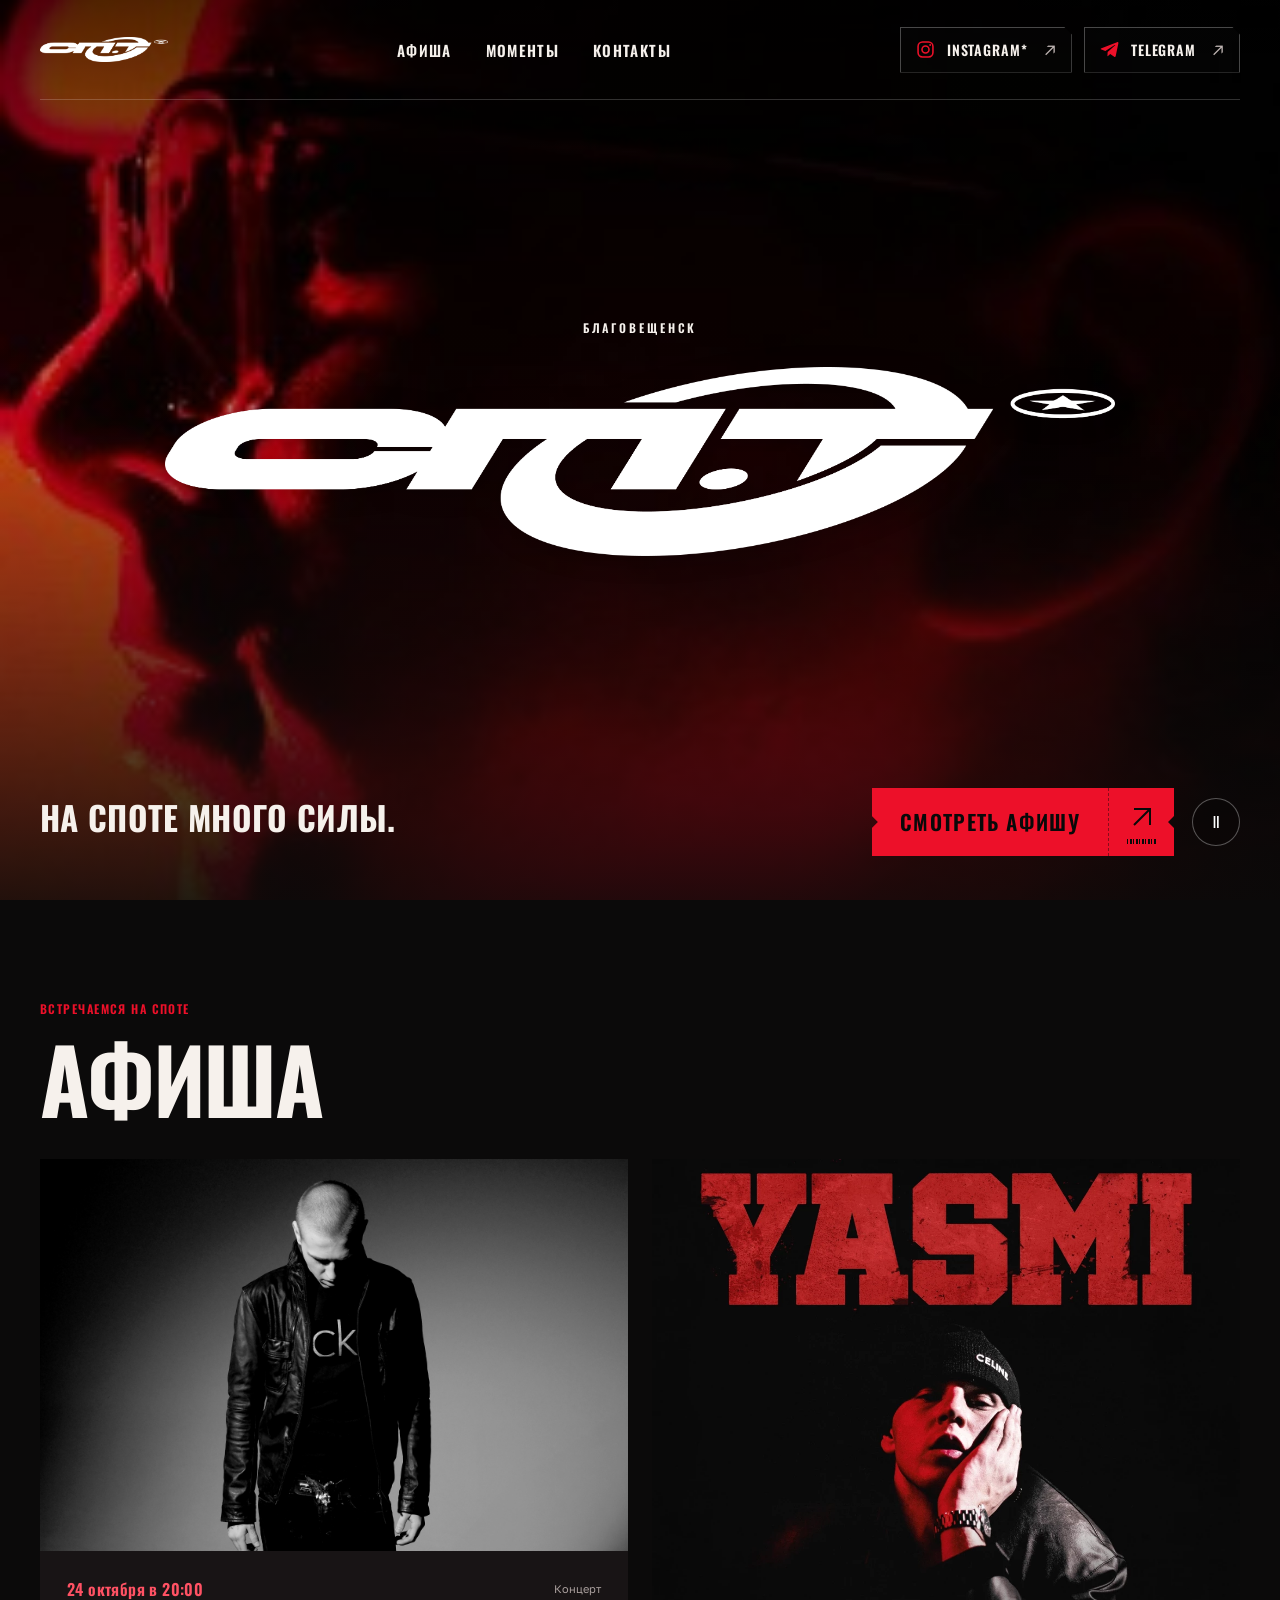
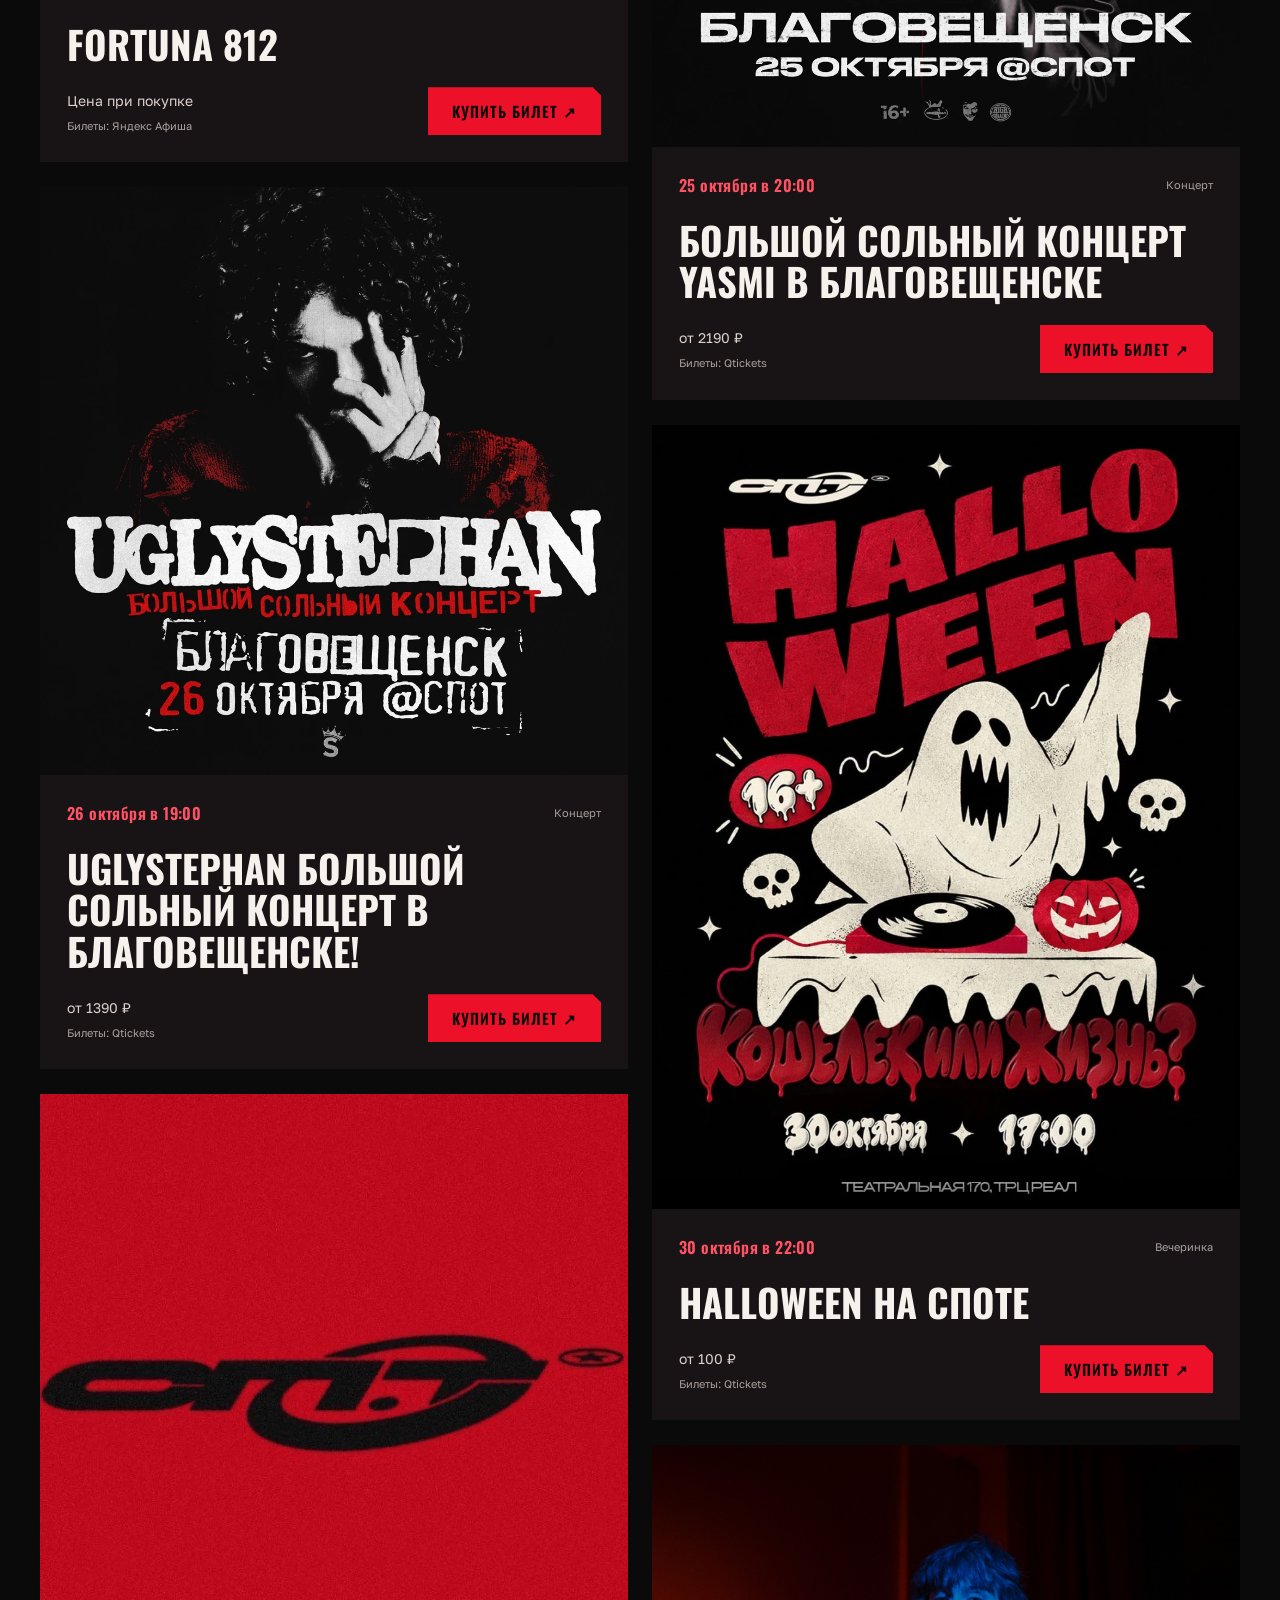
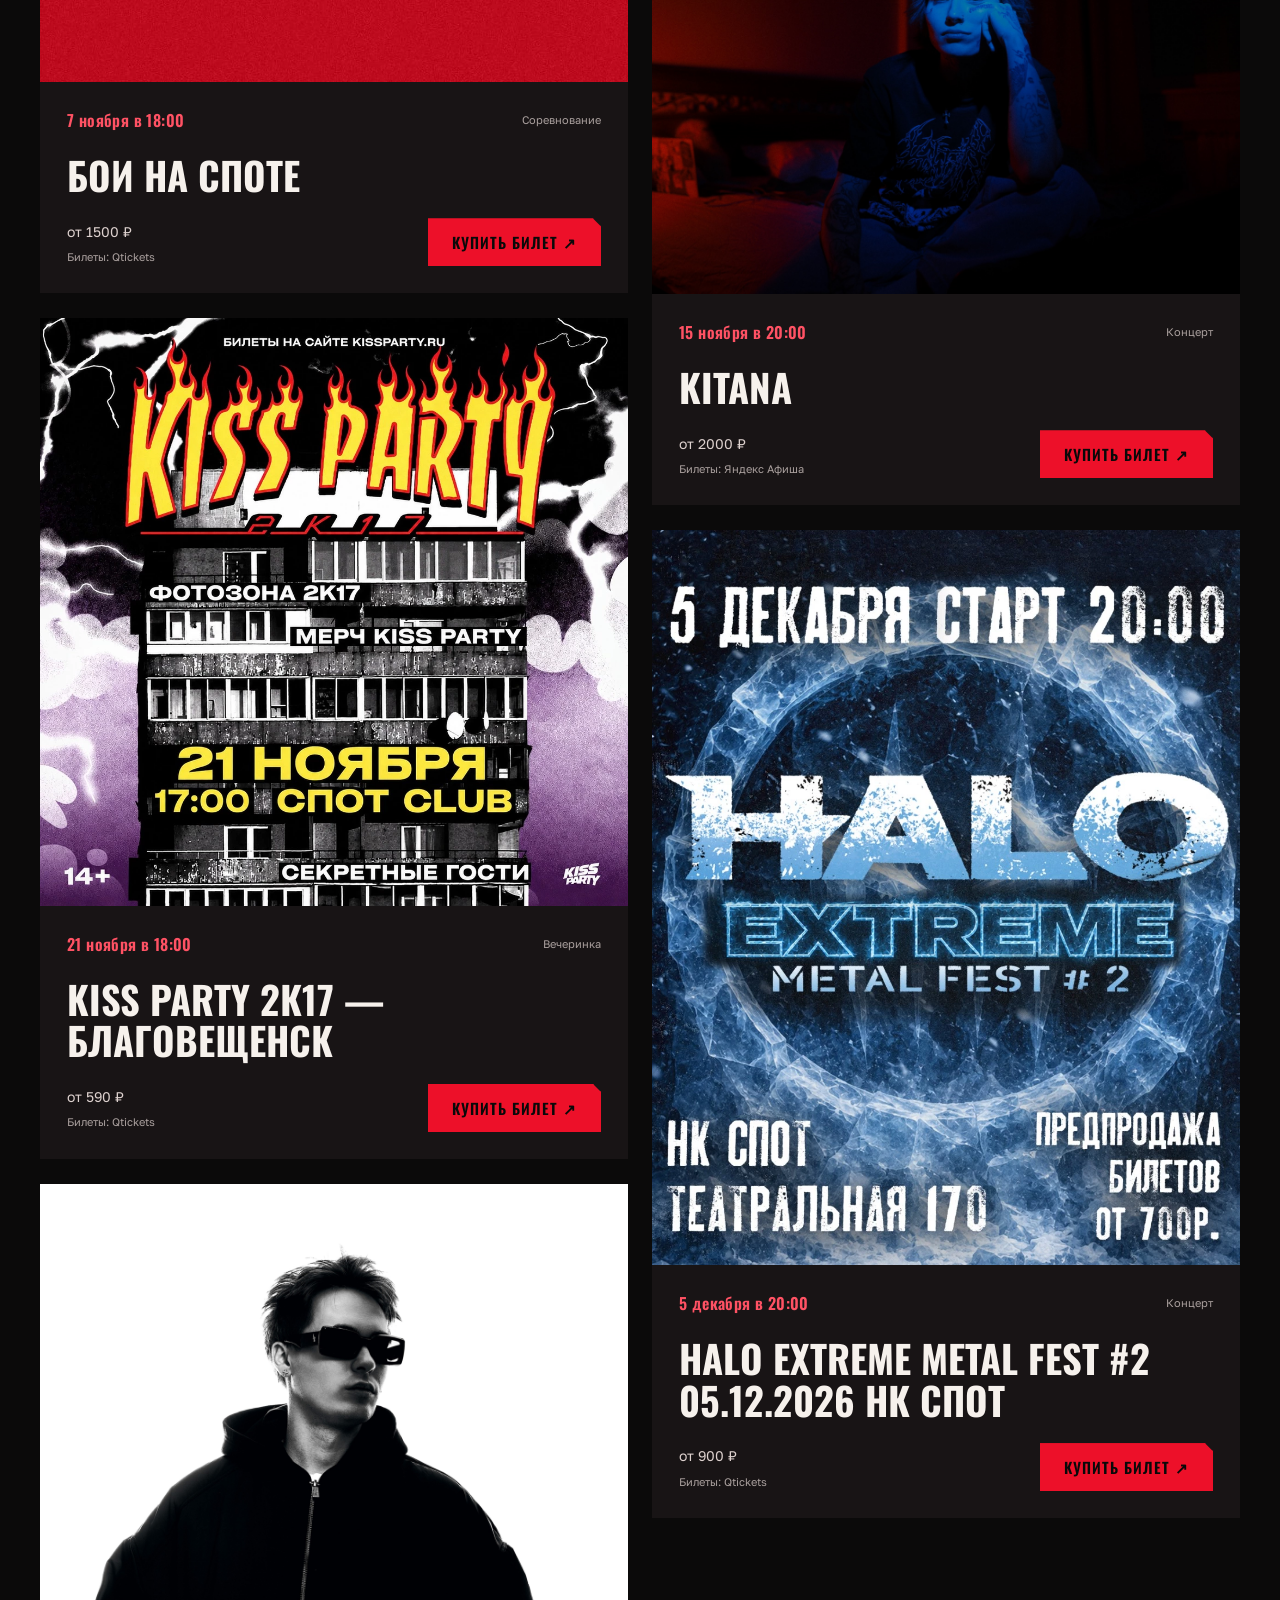
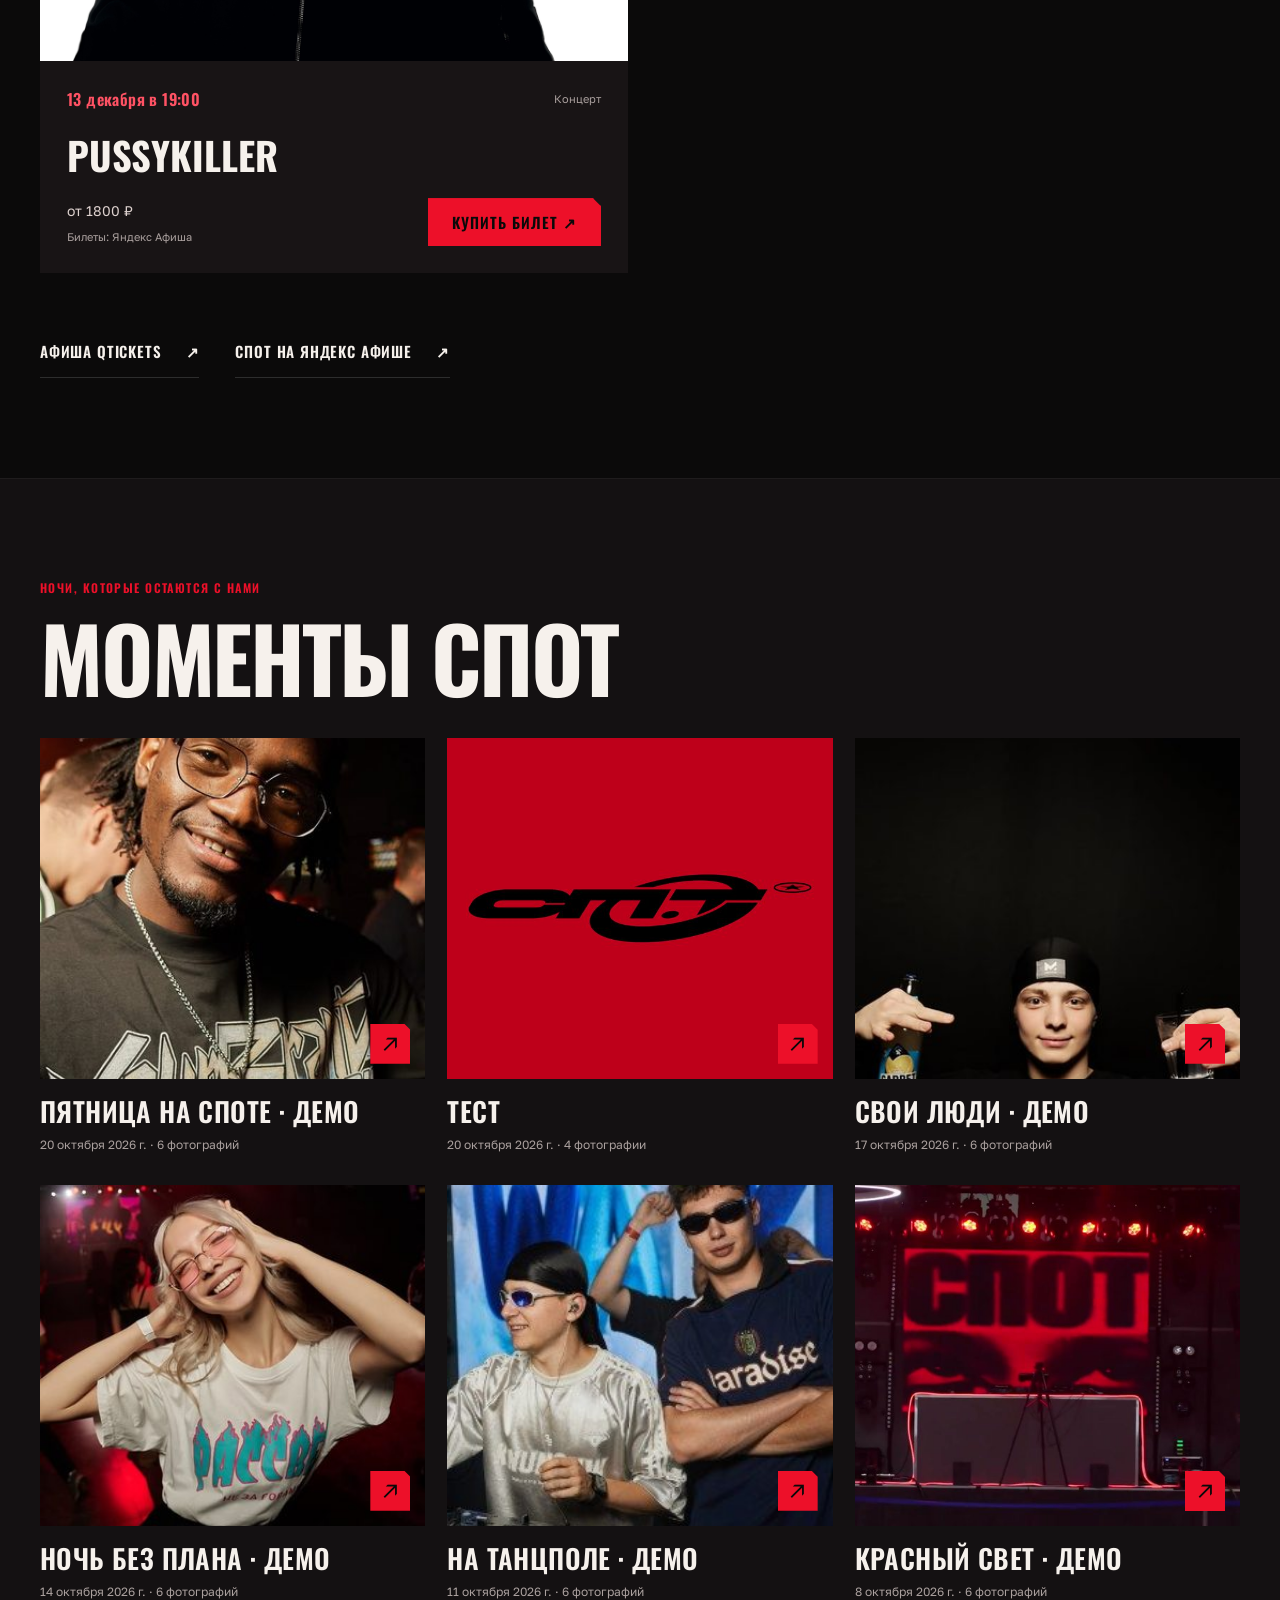
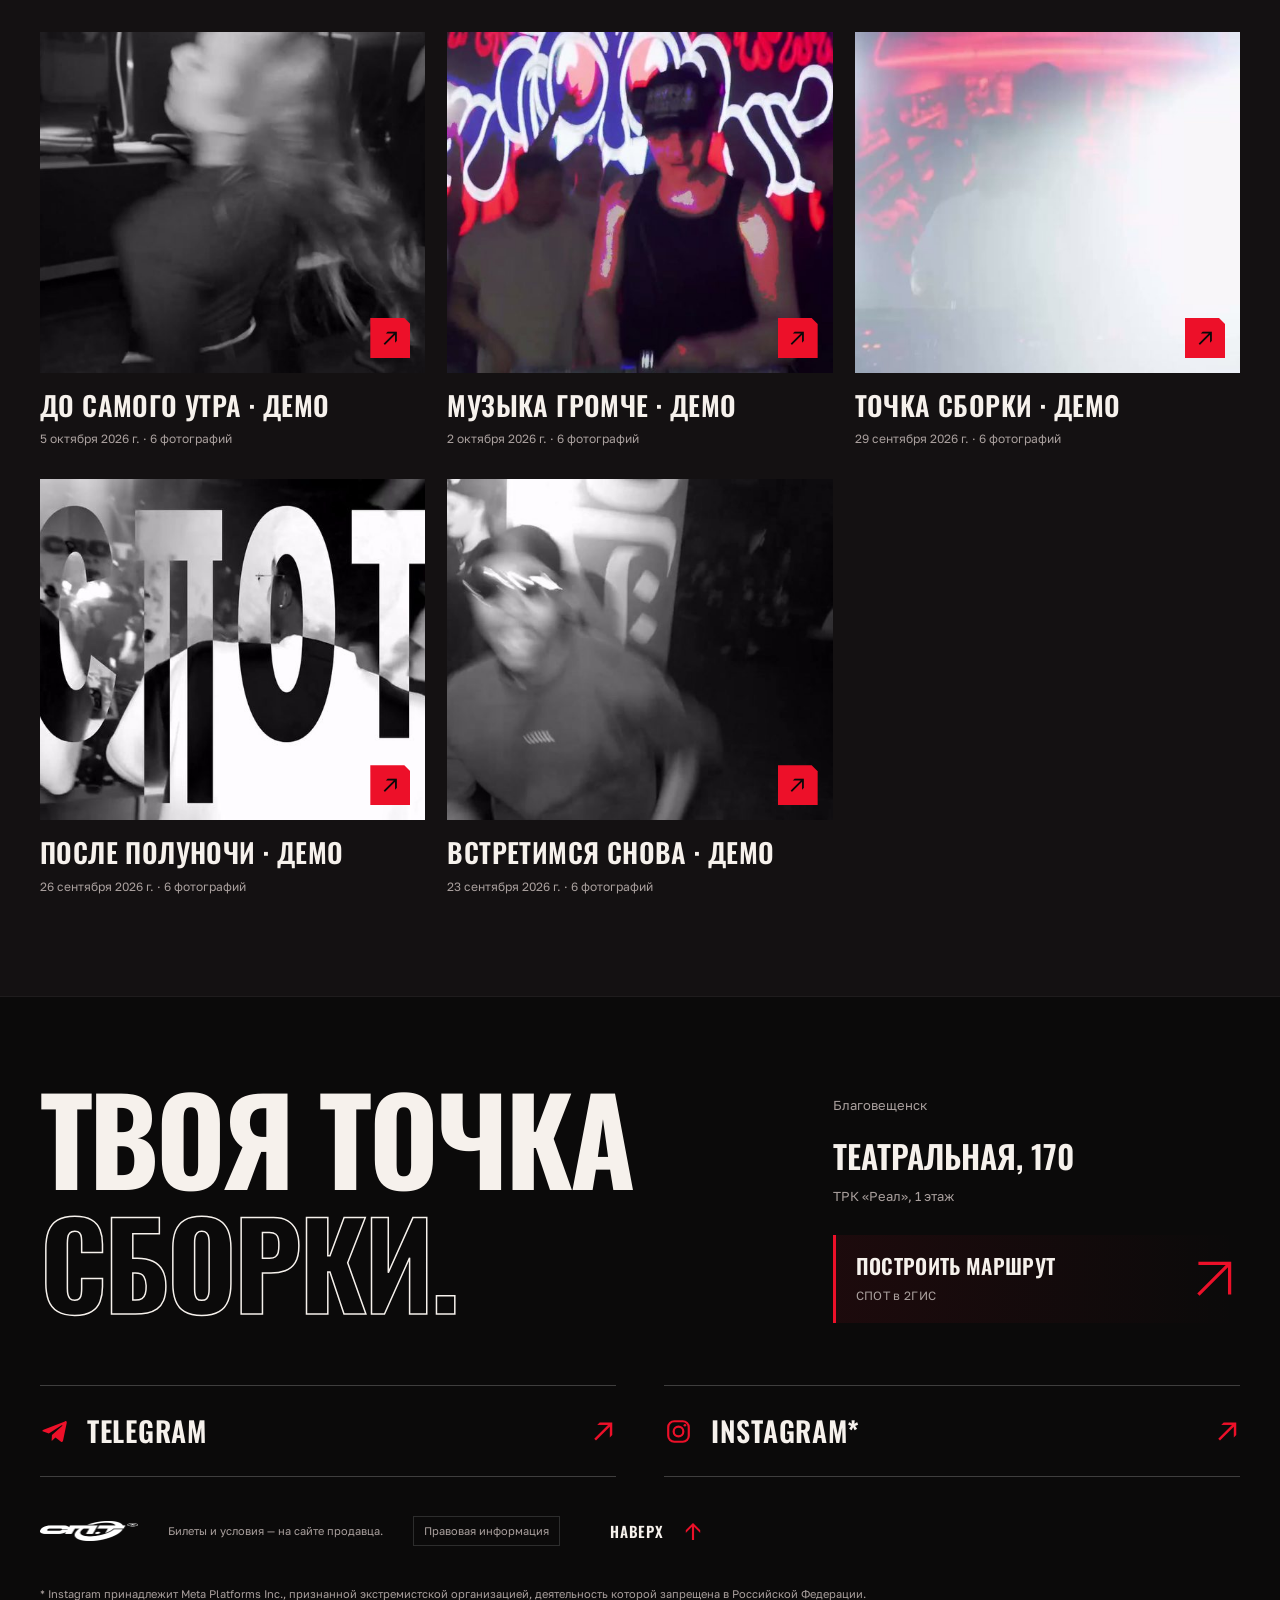
<file: public-preview/index.html>
<!doctype html>
<html lang="ru">
<head>
  <meta charset="utf-8">
  <meta name="viewport" content="width=device-width, initial-scale=1">
  <meta name="theme-color" content="#0b0a0a">
  <meta name="referrer" content="no-referrer">
  <meta name="description" content="СПОТ в Благовещенске. Афиша концертов и вечеринок, билеты и фотографии с твоих любимых ночей.">
  <title>СПОТ — твоя точка сборки</title>
  <link rel="icon" href="assets/spot-logo.jpg">
  <link rel="preload" href="assets/golos-400.ttf" as="font" type="font/ttf" crossorigin>
  <link rel="preload" href="assets/oswald-700.ttf" as="font" type="font/ttf" crossorigin>
  <link rel="preload" href="assets/лого спот.png" as="image">
  <link rel="stylesheet" href="fonts.css">
  <link rel="stylesheet" href="styles.css">
  <link rel="stylesheet" href="assets/entry-loader.css">
  <script src="assets/entry-loader.js"></script>
  <script src="preview-adapter.js"></script>
  <script src="app.js" defer></script>
</head>
<body>
  <div id="entry-loader" class="entry-loader" aria-hidden="true">
    <div class="entry-logo" aria-hidden="true">
      <img class="entry-piece" src="assets/лого спот.png" alt="" width="6327" height="1258">
      <img class="entry-piece" src="assets/лого спот.png" alt="" width="6327" height="1258">
      <img class="entry-piece" src="assets/лого спот.png" alt="" width="6327" height="1258">
      <img class="entry-piece" src="assets/лого спот.png" alt="" width="6327" height="1258">
    </div>
    <svg class="entry-star" viewBox="0 0 50 50" fill="currentColor" aria-hidden="true"><path d="m25 2 6.7 14.1 15.5 2.3L36 29.4l2.6 15.5L25 37.6l-13.6 7.3L14 29.4 2.8 18.4l15.5-2.3Z"/></svg>
  </div>
  <a class="skip-link" href="#events">Перейти к афише</a>
  <main>
    <section class="hero" aria-label="Клуб СПОТ">
      <video id="hero-video" class="hero-video" autoplay muted loop playsinline preload="metadata" poster="assets/red-portrait.jpg" aria-label="Видео с вечеринок СПОТа"><source src="assets/spot-reel.mp4" type="video/mp4"></video>
      <div class="hero-shade" aria-hidden="true"></div>
      <header class="header wrap">
        <a class="brand" href="#" aria-label="СПОТ — на главную"><img src="assets/лого спот.png" alt="СПОТ" width="6327" height="1258"></a>
        <nav aria-label="Главная навигация"><a href="#events">Афиша</a><a href="#moments">Моменты</a><a href="#place">Контакты</a></nav>
        <div class="header-socials"><a class="social-link social-chip" href="https://www.instagram.com/spot.blg/" aria-describedby="instagram-disclaimer" target="_blank" rel="noreferrer" aria-label="Instagram СПОТ — открыть в новой вкладке"><svg class="social-icon" viewBox="0 0 24 24" fill="none" aria-hidden="true" focusable="false"><rect x="3.5" y="3.5" width="17" height="17" rx="5" stroke="currentColor" stroke-width="1.8"/><circle cx="12" cy="12" r="4" stroke="currentColor" stroke-width="1.8"/><circle cx="17.3" cy="6.8" r="1.1" fill="currentColor"/></svg><span class="social-name">Instagram*</span><span class="social-arrow" aria-hidden="true">↗</span></a><a class="social-link social-chip" href="https://t.me/spotblg" target="_blank" rel="noreferrer" aria-label="Telegram СПОТ — открыть в новой вкладке"><svg class="social-icon" viewBox="0 0 24 24" aria-hidden="true" focusable="false"><path fill="currentColor" d="M20.6 3.8 2.9 10.6c-1.2.5-1.2 1.2-.2 1.5l4.6 1.5 10.6-6.7c.5-.3 1-.1.6.3l-8.6 7.7-.3 4.7c.5 0 .7-.2 1-.5l2.2-2.1 4.6 3.4c.9.5 1.5.2 1.7-.9l3-14.5c.3-1.4-.5-2-1.5-1.4Z"/></svg><span class="social-name">Telegram</span><span class="social-arrow" aria-hidden="true">↗</span></a></div>
      </header>
      <div class="hero-center wrap"><span class="hero-city">Благовещенск</span><h1><img class="hero-logo" src="assets/лого спот.png" alt="СПОТ" width="6327" height="1258"></h1></div>
      <div class="hero-bottom wrap"><div><p class="hero-motto">На СПОТе много силы.</p></div><div class="hero-controls"><a class="button primary ticket-button" href="#events" aria-label="Смотреть афишу"><span class="ticket-label">Смотреть афишу</span><span class="ticket-stub" aria-hidden="true"><svg viewBox="0 0 28 28" fill="none"><path d="M6 6h16v16M22 6 6 22" stroke="currentColor" stroke-width="2"/></svg><span class="ticket-barcode"></span></span></a><button class="video-toggle" type="button" aria-label="Приостановить видео" aria-pressed="false"><span aria-hidden="true">Ⅱ</span></button></div></div>
    </section>
    <section class="section wrap" id="events" aria-labelledby="events-title">
      <div class="section-head"><div><span class="section-kicker">Встречаемся на СПОТе</span><h2 id="events-title">Афиша</h2></div></div>
      <p id="events-status" class="source-note" role="status" hidden>Загружаем афишу СПОТа…</p>
      <div id="events-grid" class="events-grid" aria-busy="true"></div>
      <div class="calendar-links"><a class="under-link" href="https://blagoveshensk.qtickets.events/" target="_blank" rel="noreferrer">Афиша Qtickets <span aria-hidden="true">↗</span></a><a class="under-link" href="https://afisha.yandex.ru/blagoveshchensk/concert/places/spot-blagoveshchensk" target="_blank" rel="noreferrer">СПОТ на Яндекс Афише <span aria-hidden="true">↗</span></a></div>
    </section>
    <section class="moments-section" id="moments" aria-labelledby="moments-title"><div class="wrap section">
      <div class="section-head"><div><span class="section-kicker">Ночи, которые остаются с нами</span><h2 id="moments-title">Моменты СПОТ</h2></div></div>
      <div id="albums-grid" class="albums-grid" aria-busy="true"></div>
      <p id="albums-status" class="empty-message" role="status">Загружаем фотоальбомы…</p>
    </div></section>
  </main>
  <footer class="club-footer" id="place" aria-labelledby="place-title">
    <div class="footer-content wrap">
      <div class="footer-main">
        <h2 id="place-title">Твоя точка<br><span>сборки.</span></h2>
        <div class="footer-destination">
          <p class="footer-city">Благовещенск</p>
          <p class="footer-address">Театральная, 170<span>ТРК «Реал», 1 этаж</span></p>
          <a class="footer-route" href="https://2gis.ru/blagoveshensk/firm/70000001110675808" target="_blank" rel="noreferrer" aria-label="Построить маршрут в 2ГИС"><span>Построить маршрут<small>СПОТ в 2ГИС</small></span><svg viewBox="0 0 40 40" fill="none" aria-hidden="true"><path d="M8 8h24v24M32 8 8 32" stroke="currentColor" stroke-width="2.5"/></svg></a>
        </div>
      </div>
      <div class="footer-socials"><a class="social-link social-chip" href="https://t.me/spotblg" target="_blank" rel="noreferrer" aria-label="Telegram СПОТ — открыть в новой вкладке"><svg class="social-icon" viewBox="0 0 24 24" aria-hidden="true" focusable="false"><path fill="currentColor" d="M20.6 3.8 2.9 10.6c-1.2.5-1.2 1.2-.2 1.5l4.6 1.5 10.6-6.7c.5-.3 1-.1.6.3l-8.6 7.7-.3 4.7c.5 0 .7-.2 1-.5l2.2-2.1 4.6 3.4c.9.5 1.5.2 1.7-.9l3-14.5c.3-1.4-.5-2-1.5-1.4Z"/></svg><span class="social-name">Telegram</span><span class="social-arrow" aria-hidden="true">↗</span></a><a class="social-link social-chip" href="https://www.instagram.com/spot.blg/" aria-describedby="instagram-disclaimer" target="_blank" rel="noreferrer" aria-label="Instagram СПОТ — открыть в новой вкладке"><svg class="social-icon" viewBox="0 0 24 24" fill="none" aria-hidden="true" focusable="false"><rect x="3.5" y="3.5" width="17" height="17" rx="5" stroke="currentColor" stroke-width="1.8"/><circle cx="12" cy="12" r="4" stroke="currentColor" stroke-width="1.8"/><circle cx="17.3" cy="6.8" r="1.1" fill="currentColor"/></svg><span class="social-name">Instagram*</span><span class="social-arrow" aria-hidden="true">↗</span></a></div>
      <div class="footer-bottom"><a class="brand" href="#" aria-label="СПОТ — на главную"><img src="assets/лого спот.png" alt="СПОТ" width="6327" height="1258" loading="lazy"></a><span>Билеты и условия — на сайте продавца.</span><a class="footer-legal" href="legal.html" target="_blank" rel="noopener noreferrer">Правовая информация</a><a href="#" class="footer-top">Наверх <span aria-hidden="true">↑</span></a></div>
      <p class="footer-disclaimer" id="instagram-disclaimer">* Instagram принадлежит Meta Platforms Inc., признанной экстремистской организацией, деятельность которой запрещена в Российской Федерации.</p>
    </div>
  </footer>
  <dialog id="album-dialog" class="album-dialog" aria-labelledby="album-title">
    <div class="album-toolbar"><div><p class="album-meta" id="album-meta"></p><h2 id="album-title">Фотоальбом</h2></div><div class="album-tools"><a id="download-album" class="button subtle" href="#">Скачать альбом <span aria-hidden="true">↓</span></a><button class="icon-button close-dialog" type="button" aria-label="Закрыть альбом">×</button></div></div>
    <p id="album-error" class="empty-message" role="status"></p><div id="photo-grid" class="photo-grid"></div>
    <div id="photo-viewer" class="photo-viewer" hidden><div class="viewer-top"><button id="back-to-album" class="button subtle" type="button">← Все фотографии</button><span id="photo-counter" aria-live="polite"></span><button class="icon-button close-dialog" type="button" aria-label="Закрыть просмотр">×</button></div><div class="viewer-stage"><button id="previous-photo" class="viewer-arrow previous" type="button" aria-label="Предыдущая фотография">←</button><img id="full-photo" alt=""><button id="next-photo" class="viewer-arrow next" type="button" aria-label="Следующая фотография">→</button></div><div class="viewer-bottom"><span id="photo-filename"></span><a id="download-photo" class="button primary" href="#" download>Скачать оригинал <span aria-hidden="true">↓</span></a></div></div>
  </dialog>
</body>
</html>
</file>
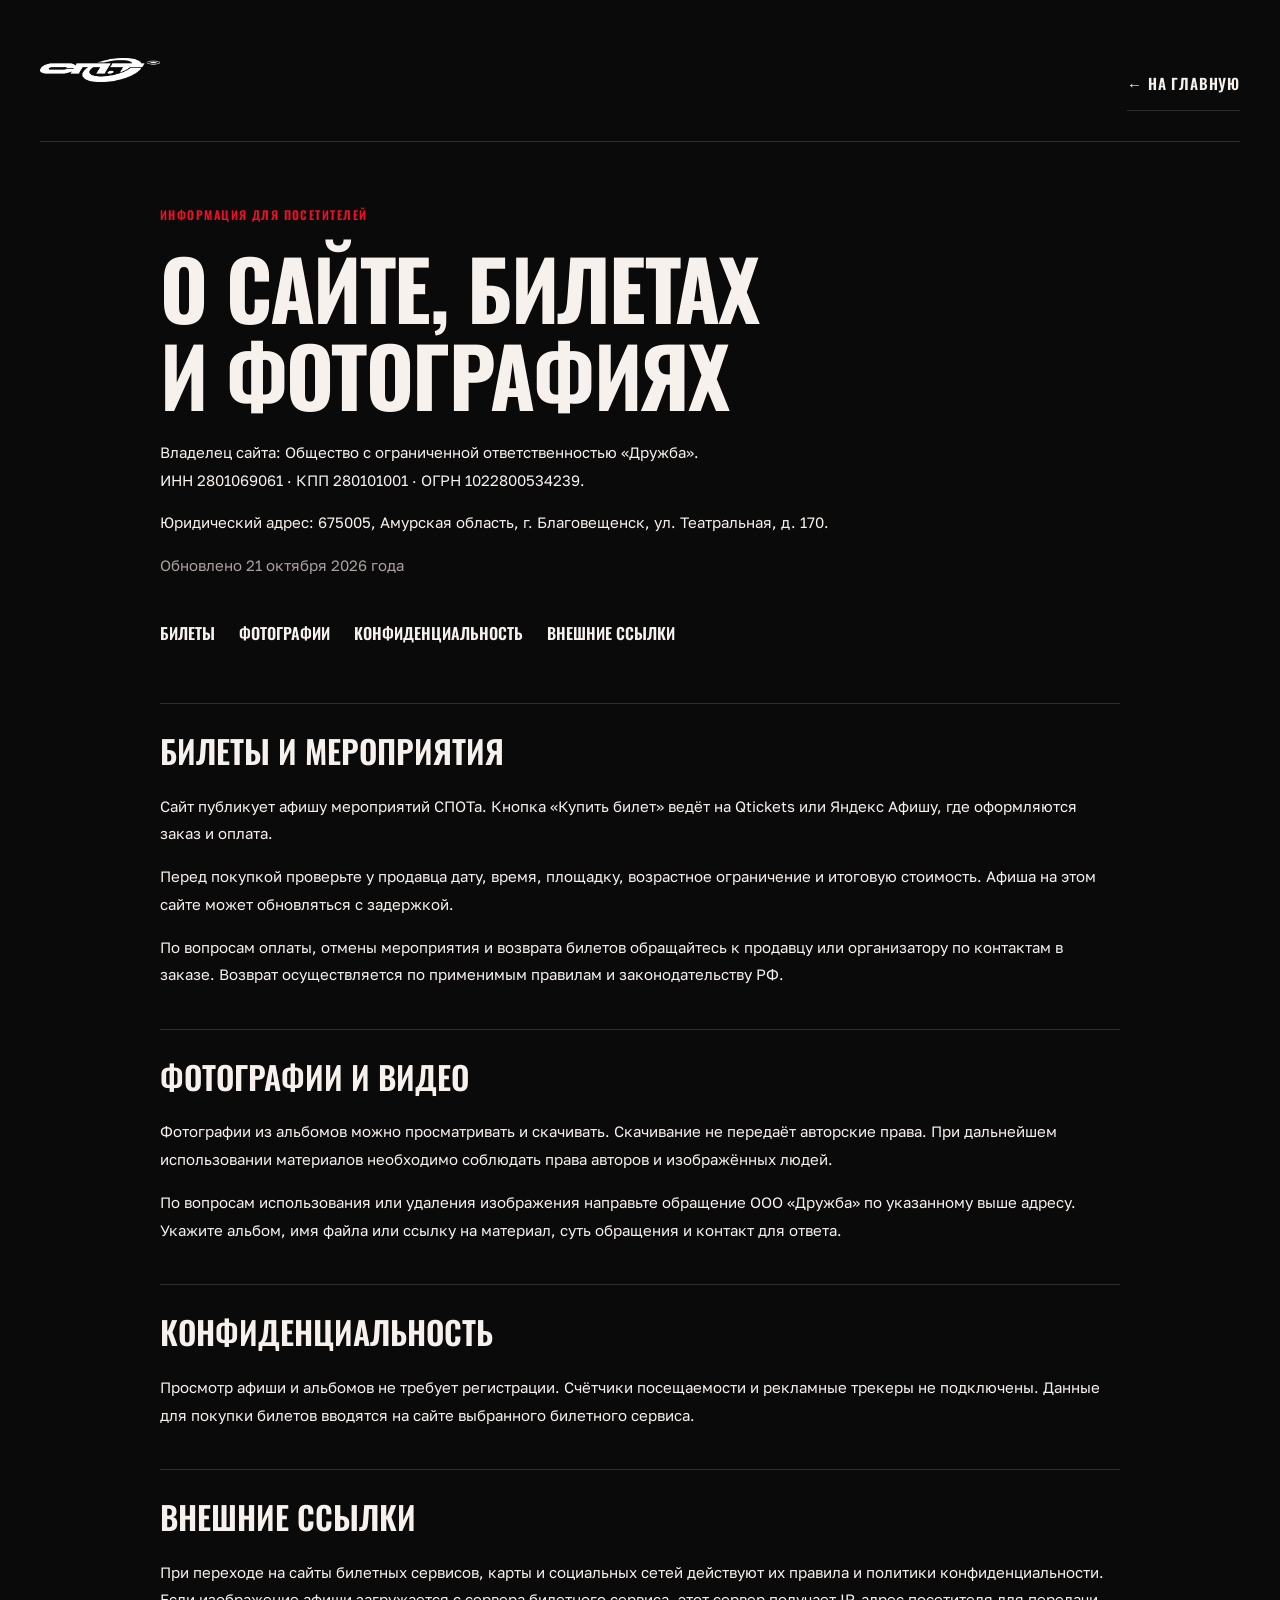
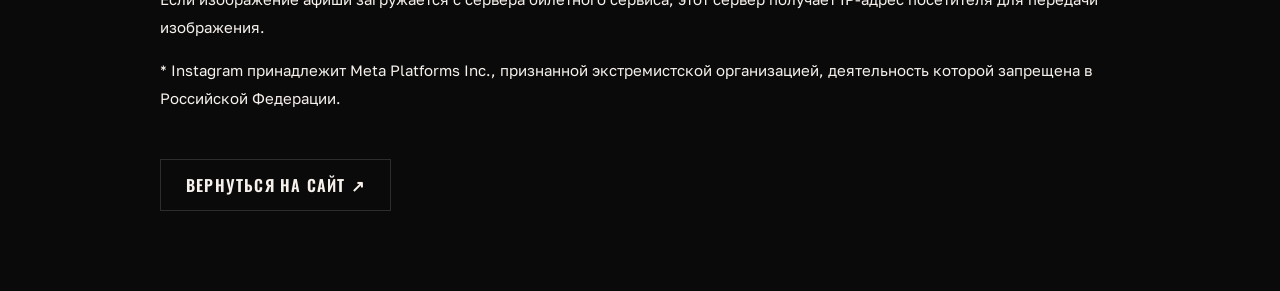
<file: legal.html>
<!doctype html>
<html lang="ru">
<head>
  <meta charset="utf-8">
  <meta name="viewport" content="width=device-width, initial-scale=1">
  <meta name="theme-color" content="#0b0a0a">
  <meta name="referrer" content="no-referrer">
  <title>О сайте, билетах и фотографиях — СПОТ</title>
  <link rel="icon" href="assets/spot-logo.jpg">
  <link rel="stylesheet" href="fonts.css">
  <link rel="stylesheet" href="styles.css">
  <link rel="stylesheet" href="legal.css">
</head>
<body class="legal-page">
  <header class="legal-header wrap"><a class="brand" href="./" aria-label="СПОТ — на главную"><img src="assets/лого спот.png" alt="СПОТ" width="6327" height="1258"></a><a class="under-link" href="./">← На главную</a></header>
  <main class="legal-content wrap">
    <span class="section-kicker">Информация для посетителей</span>
    <h1>О сайте, билетах<br>и фотографиях</h1>
    <p>Владелец сайта: Общество с ограниченной ответственностью «Дружба».<br>ИНН 2801069061 · КПП 280101001 · ОГРН 1022800534239.</p>
    <p>Юридический адрес: 675005, Амурская область, г. Благовещенск, ул. Театральная, д. 170.</p>
    <p class="legal-date">Обновлено 21 октября 2026 года</p>
    <nav class="legal-nav" aria-label="Разделы страницы"><a href="#tickets">Билеты</a><a href="#photos">Фотографии</a><a href="#data">Конфиденциальность</a><a href="#services">Внешние ссылки</a></nav>
    <section id="tickets" aria-labelledby="tickets-title">
      <h2 id="tickets-title">Билеты и мероприятия</h2>
      <p>Сайт публикует афишу мероприятий СПОТа. Кнопка «Купить билет» ведёт на Qtickets или Яндекс Афишу, где оформляются заказ и оплата.</p>
      <p>Перед покупкой проверьте у продавца дату, время, площадку, возрастное ограничение и итоговую стоимость. Афиша на этом сайте может обновляться с задержкой.</p>
      <p>По вопросам оплаты, отмены мероприятия и возврата билетов обращайтесь к продавцу или организатору по контактам в заказе. Возврат осуществляется по применимым правилам и законодательству РФ.</p>
    </section>
    <section id="photos" aria-labelledby="photos-title">
      <h2 id="photos-title">Фотографии и видео</h2>
      <p>Фотографии из альбомов можно просматривать и скачивать. Скачивание не передаёт авторские права. При дальнейшем использовании материалов необходимо соблюдать права авторов и изображённых людей.</p>
      <p>По вопросам использования или удаления изображения направьте обращение ООО «Дружба» по указанному выше адресу. Укажите альбом, имя файла или ссылку на материал, суть обращения и контакт для ответа.</p>
    </section>
    <section id="data" aria-labelledby="data-title">
      <h2 id="data-title">Конфиденциальность</h2>
      <p>Просмотр афиши и альбомов не требует регистрации. Счётчики посещаемости и рекламные трекеры не подключены. Данные для покупки билетов вводятся на сайте выбранного билетного сервиса.</p>
    </section>
    <section id="services" aria-labelledby="services-title">
      <h2 id="services-title">Внешние ссылки</h2>
      <p>При переходе на сайты билетных сервисов, карты и социальных сетей действуют их правила и политики конфиденциальности. Если изображение афиши загружается с сервера билетного сервиса, этот сервер получает IP-адрес посетителя для передачи изображения.</p>
      <p id="instagram-note">* Instagram принадлежит Meta Platforms Inc., признанной экстремистской организацией, деятельность которой запрещена в Российской Федерации.</p>
    </section>
    <a class="button subtle legal-back" href="./">Вернуться на сайт ↗</a>
  </main>
</body>
</html>
</file>
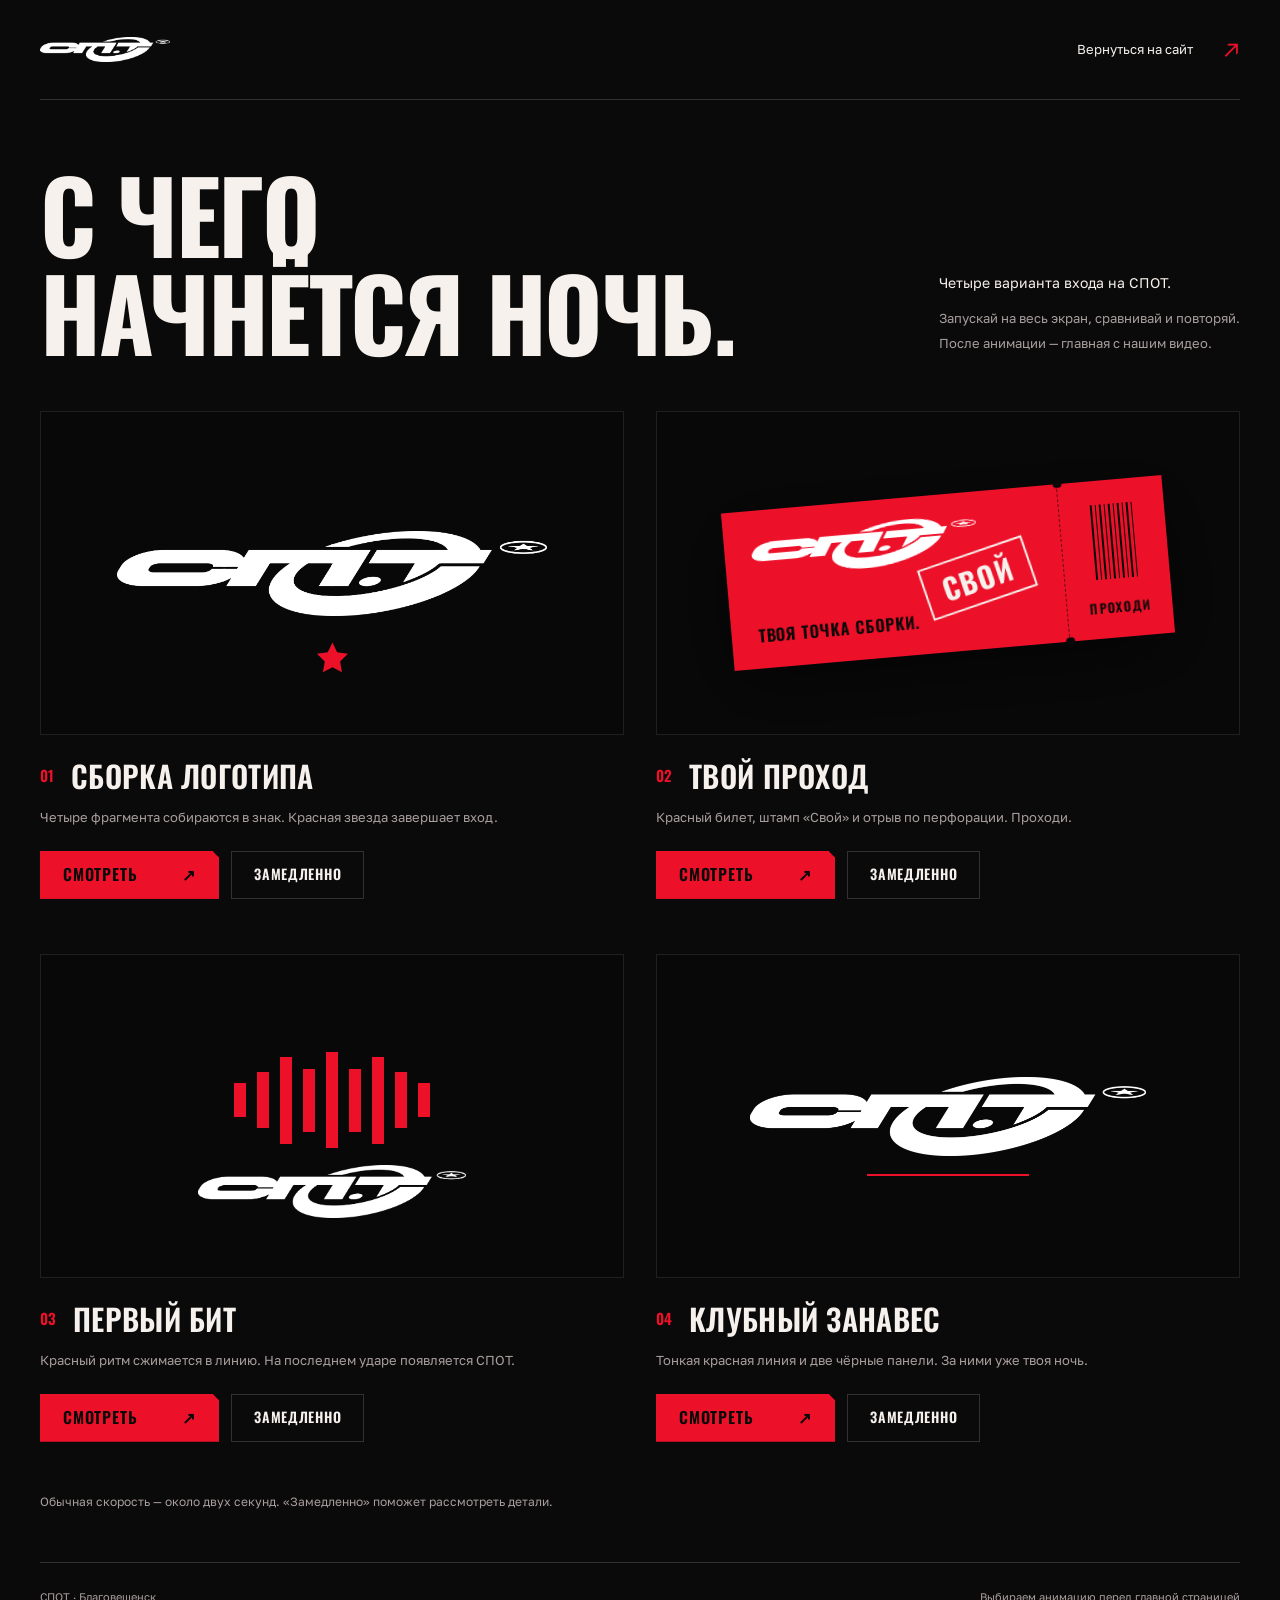
<file: assets/loader-preview.html>
<!doctype html>
<html lang="ru">
<head>
  <meta charset="utf-8">
  <meta name="viewport" content="width=device-width,initial-scale=1">
  <meta name="theme-color" content="#090909">
  <title>СПОТ — выбираем начало</title>
  <link rel="icon" href="/assets/spot-logo.jpg">
  <link rel="stylesheet" href="/fonts.css">
  <link rel="stylesheet" href="/assets/loader-preview.css">
  <script src="/assets/loader-preview.js" defer></script>
</head>
<body>
  <header class="preview-header shell"><a href="/" aria-label="На сайт СПОТа"><img src="/assets/лого спот.png" width="6327" height="1258" alt="СПОТ"></a><a class="back-link" href="/">Вернуться на сайт <span aria-hidden="true">↗</span></a></header>
  <main class="shell">
    <div class="intro"><h1>С чего<br>начнётся ночь.</h1><div><p>Четыре варианта входа на СПОТ.</p><p>Запускай на весь экран, сравнивай и повторяй.<br>После анимации — главная с нашим видео.</p></div></div>
    <div id="variants" class="variants">
      <article class="variant-card"><div class="thumbnail" data-art="1" aria-hidden="true"></div><div class="variant-title"><span>01</span><h2>Сборка логотипа</h2></div><p>Четыре фрагмента собираются в знак. Красная звезда завершает вход.</p><div class="card-actions"><button data-variant="1" aria-label="Смотреть вариант 1">Смотреть <span aria-hidden="true">↗</span></button><button class="slow-button" data-variant="1" data-pace="2" aria-label="Смотреть вариант 1 в замедлении">Замедленно</button></div></article>
      <article class="variant-card"><div class="thumbnail" data-art="2" aria-hidden="true"></div><div class="variant-title"><span>02</span><h2>Твой проход</h2></div><p>Красный билет, штамп «Свой» и отрыв по перфорации. Проходи.</p><div class="card-actions"><button data-variant="2" aria-label="Смотреть вариант 2">Смотреть <span aria-hidden="true">↗</span></button><button class="slow-button" data-variant="2" data-pace="2" aria-label="Смотреть вариант 2 в замедлении">Замедленно</button></div></article>
      <article class="variant-card"><div class="thumbnail" data-art="3" aria-hidden="true"></div><div class="variant-title"><span>03</span><h2>Первый бит</h2></div><p>Красный ритм сжимается в линию. На последнем ударе появляется СПОТ.</p><div class="card-actions"><button data-variant="3" aria-label="Смотреть вариант 3">Смотреть <span aria-hidden="true">↗</span></button><button class="slow-button" data-variant="3" data-pace="2" aria-label="Смотреть вариант 3 в замедлении">Замедленно</button></div></article>
      <article class="variant-card"><div class="thumbnail" data-art="4" aria-hidden="true"></div><div class="variant-title"><span>04</span><h2>Клубный занавес</h2></div><p>Тонкая красная линия и две чёрные панели. За ними уже твоя ночь.</p><div class="card-actions"><button data-variant="4" aria-label="Смотреть вариант 4">Смотреть <span aria-hidden="true">↗</span></button><button class="slow-button" data-variant="4" data-pace="2" aria-label="Смотреть вариант 4 в замедлении">Замедленно</button></div></article>
    </div>
    <p class="preview-note">Обычная скорость — около двух секунд. «Замедленно» поможет рассмотреть детали.</p>
  </main>
  <footer class="shell gallery-footer"><span>СПОТ · Благовещенск</span><span>Выбираем анимацию перед главной страницей</span></footer>
  <dialog id="preview-dialog" class="preview-dialog" aria-labelledby="preview-title">
    <iframe id="preview-frame" title="Главная страница СПОТа после анимации" allow="autoplay" tabindex="-1"></iframe>
    <div id="loader-overlay" class="loader-overlay" aria-hidden="true"></div>
    <button id="skip" class="skip-button" aria-label="Пропустить анимацию">Пропустить <span aria-hidden="true">↗</span></button>
    <div class="preview-controls"><h2 id="preview-title">Сборка логотипа</h2><div><button id="replay" aria-label="Повторить анимацию">Повторить <span aria-hidden="true">↻</span></button><button id="next" aria-label="Следующий вариант">Следующий <span aria-hidden="true">→</span></button><button id="close" class="close-button" aria-label="Закрыть просмотр">×</button></div></div>
  </dialog>
</body>
</html>
</file>
<file: public-preview/fonts.css>
@font-face{font-family:'Golos Text';src:url('assets/golos-400.ttf') format('truetype');font-style:normal;font-weight:400;font-display:swap}
@font-face{font-family:'Golos Text';src:url('assets/golos-500.ttf') format('truetype');font-style:normal;font-weight:500;font-display:swap}
@font-face{font-family:'Golos Text';src:url('assets/golos-600.ttf') format('truetype');font-style:normal;font-weight:600;font-display:swap}
@font-face{font-family:'Golos Text';src:url('assets/golos-700.ttf') format('truetype');font-style:normal;font-weight:700;font-display:swap}
@font-face{font-family:Oswald;src:url('assets/oswald-600.ttf') format('truetype');font-style:normal;font-weight:600;font-display:swap}
@font-face{font-family:Oswald;src:url('assets/oswald-700.ttf') format('truetype');font-style:normal;font-weight:700;font-display:swap}
</file>
<file: public-preview/styles.css>
:root{--bg:#0b0a0a;--surface:#181516;--text:#f6f1ec;--muted:#aaa09e;--red:#ed1029;--line:#ffffff24;--font:Arial,Helvetica,sans-serif;color-scheme:dark}
*{box-sizing:border-box}html{scroll-behavior:smooth;scroll-padding-top:24px}body{margin:0;background:var(--bg);color:var(--text);font:14px/1.6 var(--font);-webkit-font-smoothing:antialiased}a{color:inherit;text-decoration:none}button,input{font:inherit}button{cursor:pointer}button:disabled{cursor:wait;opacity:.6}a,button{touch-action:manipulation;-webkit-tap-highlight-color:transparent}img{max-width:100%}a:focus-visible,button:focus-visible{outline:2px solid white;outline-offset:5px}::selection{background:var(--red);color:#fff}[hidden]{display:none!important}.wrap{width:min(1320px,calc(100% - 80px));margin-inline:auto}.skip-link{position:fixed;top:12px;left:12px;padding:12px;background:var(--red);transform:translateY(-150%);z-index:100}.skip-link:focus{transform:none}
.hero{height:min(960px,100svh);min-height:610px;position:relative;isolation:isolate;display:flex;flex-direction:column;overflow:hidden;background:#160b0e}.hero-video{position:absolute;inset:0;width:100%;height:100%;object-fit:cover;object-position:center 40%;z-index:-3}.hero-shade{position:absolute;inset:0;z-index:-2;background:linear-gradient(#0009,transparent 35%,#09090915 50%,#0b0a0ae0),#0003}.header{height:100px;flex:0 0 auto;display:flex;align-items:center;justify-content:space-between;border-bottom:1px solid #ffffff30;gap:22px}.brand{display:inline-flex;line-height:0}.brand img{width:128px;height:auto;filter:invert(1)}nav{display:flex;gap:40px}nav a,.social-link{font-size:12px;font-weight:600}.social-link{display:flex;align-items:center;gap:26px}nav a:hover,.social-link:hover{color:#ff5264}.hero-center{margin-block:auto;text-align:center;padding:55px 0}.hero-city{font-size:11px;letter-spacing:.3em;text-transform:uppercase}.hero-center h1{margin:26px auto 18px;line-height:0;width:min(950px,86%)}.hero-logo{width:100%;height:auto;filter:invert(1);drop-shadow:0 2px 12px #000}.hero-center>p{font-size:clamp(14px,1.5vw,20px);letter-spacing:.06em;margin:0}.hero-bottom{display:flex;justify-content:space-between;align-items:center;padding-bottom:44px;gap:24px}.hero-motto{font-size:clamp(20px,2.1vw,30px);font-weight:800;letter-spacing:-.03em;margin:0 0 4px}.hero-note{font-size:12px;color:#c8bfbb;margin:0}.hero-controls{display:flex;align-items:center;gap:14px}.button{display:inline-flex;align-items:center;justify-content:center;gap:28px;padding:14px 22px;min-height:48px;border:1px solid transparent;font-size:12px;font-weight:600;line-height:1.4;color:var(--text);text-decoration:none;transition:background .2s,border-color .2s}.button.primary{background:var(--red);border-color:var(--red)}.button.primary:hover{background:#ff2941}.button.subtle{background:transparent;border-color:var(--line)}.button.subtle:hover{border-color:#ffffff80}.video-toggle,.icon-button{display:grid;place-items:center;width:48px;height:48px;border:1px solid #ffffff50;background:#0002;color:#fff;font-size:20px;flex-shrink:0}.video-toggle{border-radius:50%;font-size:16px}.video-toggle:hover{background:#ffffff20}.section{padding-block:100px}.section-head{display:flex;justify-content:space-between;align-items:flex-end;gap:30px;margin-bottom:35px}.section-kicker{font-size:10px;letter-spacing:.13em;color:var(--red);display:block;margin-bottom:14px}.section-head h2,.place h2{font-size:clamp(46px,6.3vw,80px);line-height:1.02;letter-spacing:-.05em;margin:0;font-weight:800}.section-head>p{font-size:12px;color:var(--muted);line-height:1.8;margin:0 0 4px;max-width:300px}.source-note{color:var(--muted);font-size:10px;margin:-14px 0 30px;min-height:16px}.events-grid{display:grid;grid-template-columns:repeat(2,minmax(0,1fr));gap:24px}.event{background:#181415;display:flex;flex-direction:column;min-width:0}.event-poster{display:block;width:100%;height:auto;aspect-ratio:auto;object-fit:contain;background:#211517}.event-info{padding:25px 26px;display:flex;flex-direction:column;gap:18px;flex:1}.event-meta,.event-bottom{display:flex;align-items:center;justify-content:space-between;gap:12px;flex-wrap:wrap}.event-date{color:#ff5264;font-size:12px}.event-category{font-size:10px;color:var(--muted)}.event h3{font-size:clamp(23px,2.7vw,36px);line-height:1.12;margin:0;font-weight:800;letter-spacing:-.03em}.event-bottom{margin-top:auto}.event-price{font-size:12px;color:#ddd1ce}.event .button{min-height:44px;padding:12px 18px;font-size:11px;gap:20px}.under-link{display:inline-flex;gap:45px;padding-block:13px;border-bottom:1px solid var(--line);margin-top:27px;font-size:11px}.under-link:hover{color:var(--red)}.moments-section{background:#141112;border-block:1px solid #ffffff0c}.albums-grid{display:grid;grid-template-columns:repeat(3,minmax(0,1fr));gap:30px 22px}.album-card{border:0;background:none;color:var(--text);padding:0;text-align:left;min-width:0}.album-cover{aspect-ratio:1.13;position:relative;overflow:hidden;background:#25171b}.album-cover img{display:block;width:100%;height:100%;object-fit:cover;transition:transform .4s}.album-card:hover img{transform:scale(1.035)}.album-open{position:absolute;bottom:15px;right:15px;width:38px;height:38px;border-radius:50%;background:var(--red);display:grid;place-items:center;font-size:20px}.album-card h3{font-size:19px;line-height:1.3;margin:17px 0 7px;letter-spacing:-.025em}.album-card p{color:var(--muted);font-size:11px;margin:0}.empty-message{font-size:13px;line-height:1.8;color:var(--muted);padding-block:22px;max-width:520px}.empty-message:empty{display:none}.place{padding:58px;display:grid;grid-template-columns:1fr 1fr;gap:50px;background:#1a1516;border-left:3px solid var(--red)}.place h2{font-size:clamp(48px,5.5vw,74px)}.place-details>p{font-size:12px;color:var(--muted)}.place-details .address{font-size:22px;line-height:1.6;color:var(--text);margin-top:0}.place-socials{display:flex;gap:30px;font-size:11px;margin-top:23px}.place-socials a:hover{color:var(--red)}footer{display:flex;justify-content:space-between;align-items:center;gap:24px;padding-block:35px;border-top:1px solid var(--line);font-size:10px;color:var(--muted)}footer .brand img{width:95px}
/* One accessible dialog hosts both the album grid and its photograph viewer. */
body.dialog-open{overflow:hidden}.album-dialog{width:min(1280px,calc(100% - 48px));max-height:92svh;border:1px solid #ffffff25;padding:30px;background:#121010;color:var(--text);overscroll-behavior:contain}.album-dialog::backdrop{background:#000d;backdrop-filter:blur(6px)}.album-toolbar{display:flex;justify-content:space-between;gap:24px;align-items:flex-start;margin-bottom:30px}.album-toolbar h2{font-size:clamp(24px,3vw,40px);line-height:1.2;letter-spacing:-.035em;margin:4px 0 0;overflow-wrap:anywhere}.album-meta{font-size:11px;color:var(--muted);margin:0}.album-tools{display:flex;gap:12px;align-items:center}.icon-button{background:transparent;border-color:var(--line);font-size:28px}.photo-grid{display:grid;grid-template-columns:repeat(4,minmax(0,1fr));gap:12px}.photo-tile{padding:0;border:0;background:#20191a;position:relative;aspect-ratio:1;overflow:hidden}.photo-tile img{display:block;width:100%;height:100%;object-fit:cover;transition:opacity .2s}.photo-tile:hover img{opacity:.75}.photo-viewer{position:fixed;inset:0;z-index:3;background:#0d0b0b;display:flex;flex-direction:column;padding:22px 28px;overscroll-behavior:contain}.viewer-top,.viewer-bottom{display:flex;justify-content:space-between;gap:20px;align-items:center;flex:0 0 auto;font-size:11px;color:var(--muted)}.viewer-top .button{min-height:42px;padding:10px 16px}.viewer-top .icon-button{width:42px;height:42px}.viewer-stage{min-height:0;flex:1;position:relative;display:flex;justify-content:center;align-items:center;margin-block:16px}.viewer-stage>img{display:block;width:100%;height:100%;object-fit:contain}.viewer-arrow{position:absolute;top:50%;transform:translateY(-50%);width:46px;height:46px;background:#0b0a0abb;border:1px solid #ffffff50;color:#fff;font-size:23px;z-index:1;border-radius:50%}.viewer-arrow.previous{left:0}.viewer-arrow.next{right:0}.viewer-bottom{padding-top:5px}.viewer-bottom>span{overflow:hidden;text-overflow:ellipsis;white-space:nowrap}.viewer-bottom .button{flex-shrink:0}
@media(min-width:1800px){.hero-center h1{width:1000px}}@media(max-width:900px){.wrap{width:calc(100% - 48px)}.header{height:82px}nav{gap:25px}.hero{min-height:620px}.hero-center h1{width:94%}.section{padding-block:75px}.section-head h2{font-size:56px}.albums-grid{grid-template-columns:repeat(2,minmax(0,1fr))}.event-info{padding:22px}.place{padding:38px;gap:25px}.photo-grid{grid-template-columns:repeat(3,minmax(0,1fr))}.album-tools .button{gap:15px;font-size:11px;padding-inline:15px}}
@media(max-width:600px){.wrap{width:calc(100% - 36px)}.hero{height:92svh;min-height:560px;max-height:860px}.header{height:76px;gap:16px}.brand img{width:90px}nav{gap:19px}nav a{font-size:11px}nav a:last-child{display:none}.header .social-link{font-size:10px;gap:8px}.hero-center{padding:40px 0}.hero-center h1{width:100%;margin-block:26px 22px}.hero-city{font-size:9px;letter-spacing:.25em}.hero-center>p{font-size:14px}.hero-video{object-position:48% center}.hero-bottom{display:block;padding-bottom:28px}.hero-motto{font-size:24px}.hero-note{font-size:11px}.hero-controls{margin-top:22px;justify-content:space-between}.hero-controls .button{min-height:48px;gap:28px}.video-toggle{width:44px;height:44px}.section{padding-block:60px}.section-head{flex-direction:column;align-items:flex-start;gap:20px;margin-bottom:28px}.section-head h2{font-size:clamp(42px,10.5vw,62px)}.section-kicker{font-size:9px;margin-bottom:11px}.section-head>p{font-size:11px}.source-note{font-size:9px;line-height:1.7;margin-top:-8px}.events-grid{grid-template-columns:1fr;gap:20px}.event-info{padding:22px;gap:19px}.event h3{font-size:29px}.event-date{font-size:12px}.event-category{font-size:9px}.albums-grid{gap:26px 12px}.album-cover{aspect-ratio:.86}.album-open{bottom:10px;right:10px;width:30px;height:30px;font-size:17px}.album-card h3{font-size:16px;margin-top:13px;overflow-wrap:anywhere}.album-card p{font-size:9px}.empty-message{font-size:12px}.place{grid-template-columns:1fr;padding:30px 24px;gap:30px}.place h2{font-size:53px}.place-details .address{font-size:19px}footer{align-items:flex-start;flex-wrap:wrap;gap:22px;font-size:9px}footer>span:last-child{width:100%}.album-dialog{width:100%;height:100svh;max-height:100svh;max-width:100%;margin:0;border:0;padding:22px 16px}.album-toolbar{gap:15px;flex-wrap:wrap;margin-bottom:24px}.album-toolbar>div:first-child{max-width:calc(100% - 60px)}.album-toolbar h2{font-size:27px}.album-tools{width:100%;justify-content:space-between}.album-tools .icon-button{position:absolute;right:16px;top:22px;width:40px;height:40px}.album-tools .button{min-height:42px;font-size:10px}.photo-grid{grid-template-columns:repeat(2,minmax(0,1fr));gap:8px}.photo-viewer{padding:15px 12px max(18px,env(safe-area-inset-bottom))}.viewer-top{gap:9px}.viewer-top .button{font-size:10px;padding-inline:10px;gap:10px}.viewer-top .icon-button{width:36px;height:36px}.viewer-stage{margin-block:13px}.viewer-arrow{width:36px;height:36px;font-size:20px}.viewer-bottom{gap:10px;flex-wrap:wrap;justify-content:center}.viewer-bottom>span{width:100%;text-align:center;font-size:9px}.viewer-bottom .button{font-size:11px}.album-meta{font-size:10px}}
@media(prefers-reduced-motion:reduce){html{scroll-behavior:auto}*,*:before,*:after{transition:none!important;animation:none!important}}

/* Club-poster typography: condensed display type, ticket cuts and social stamps. */
:root{--font:'Golos Text',Arial,sans-serif;--display:Oswald,'Arial Narrow',Impact,sans-serif}
body{font-size:16px;line-height:1.65}
.hero-logo{filter:invert(1) drop-shadow(0 3px 12px #0003)}
nav{gap:34px}
nav a{font:600 15px/1.2 var(--display);text-transform:uppercase;letter-spacing:.09em;position:relative;padding-block:12px}
nav a:after{content:'';position:absolute;left:0;bottom:4px;width:0;height:2px;background:var(--red);transition:width .2s ease}
nav a:hover:after,nav a:focus-visible:after{width:100%}
.header-socials{display:flex;align-items:center;gap:12px}
.social-link{position:relative;display:inline-flex;align-items:center;justify-content:flex-start;gap:11px;min-height:46px;padding:10px 14px;background:#09090970;border:1px solid #ffffff45;color:var(--text);font:600 14px/1 var(--display);letter-spacing:.065em;text-transform:uppercase;clip-path:polygon(0 0,calc(100% - 8px) 0,100% 8px,100% 100%,0 100%);transition:color .22s,background .22s,border-color .22s}
.social-icon{display:block;width:21px;height:21px;flex-shrink:0;color:var(--red);transition:color .22s,transform .22s}
.social-arrow{font:400 16px/1 var(--font);margin-left:5px;color:#bfb5b3;transition:color .22s,transform .22s}
.social-link:hover,.place-socials .social-link:hover{color:#0b0a0a;background:var(--red);border-color:var(--red)}
.social-link:hover .social-icon,.social-link:hover .social-arrow{color:#0b0a0a}
.social-link:hover .social-icon{transform:rotate(-8deg)}
.social-link:hover .social-arrow{transform:translate(2px,-2px)}
.social-link:focus-visible{outline:none;background:var(--red);color:#0b0a0a;box-shadow:inset 0 0 0 2px white}
.social-link:focus-visible .social-icon,.social-link:focus-visible .social-arrow{color:#0b0a0a}
.hero-city{font:600 12px/1.4 var(--display);letter-spacing:.24em;text-transform:uppercase}
.hero-center>p{font-size:clamp(15px,1.45vw,20px);letter-spacing:.02em}
.hero-motto{font:700 clamp(25px,2.6vw,36px)/1.14 var(--display);letter-spacing:.01em;text-transform:uppercase;margin-bottom:9px}
.hero-note{font-size:14px;color:#cfc4c0}
.hero-controls{gap:18px}
.button{position:relative;min-height:52px;padding:15px 25px;border-radius:0;font:600 16px/1.2 var(--display);letter-spacing:.075em;text-transform:uppercase;gap:28px}
.button.primary{background:var(--red);border-color:var(--red);color:#090909;clip-path:polygon(0 0,calc(100% - 8px) 0,100% 8px,100% 100%,0 100%)}
.button.primary:hover{background:#ff3149;border-color:#ff3149}
.button.primary:focus-visible{outline:none;box-shadow:inset 0 0 0 2px #fff}
.hero-controls>.ticket-button{min-width:284px;min-height:68px;align-items:stretch;justify-content:space-between;gap:0;padding:0;border:0;clip-path:polygon(0 0,100% 0,100% calc(50% - 6px),calc(100% - 6px) 50%,100% calc(50% + 6px),100% 100%,0 100%,0 calc(50% + 6px),6px 50%,0 calc(50% - 6px));transition:background .22s,transform .22s}
.ticket-label{display:flex;align-items:center;padding:18px 28px;font:600 21px/1.1 var(--display);letter-spacing:.065em;white-space:nowrap}
.ticket-stub{position:relative;width:66px;flex-shrink:0;display:flex;align-items:center;justify-content:center;border-left:1px dashed #09090970;padding-bottom:10px}
.ticket-stub svg{width:28px;height:28px;transition:transform .25s}
.ticket-barcode{position:absolute;bottom:12px;left:18px;right:18px;height:5px;background:repeating-linear-gradient(90deg,#090909 0 1px,transparent 1px 3px,#090909 3px 5px,transparent 5px 6px)}
.ticket-button:hover{transform:translateY(-3px)}
.ticket-button:hover .ticket-stub svg{transform:translate(3px,-3px)}
.video-toggle{width:48px;height:48px;font-size:17px}
.section-head{gap:36px;margin-bottom:36px}
.events-grid{align-items:start}
@media(min-width:601px){.events-grid{grid-auto-rows:1px;row-gap:0}}
@media(max-width:600px){.event{grid-row-end:auto!important}}
.event-price-line{display:flex;flex-direction:column;gap:6px}
.event-source{font-size:11px;line-height:1.5;color:var(--muted)}
.calendar-links{display:flex;flex-wrap:wrap;gap:8px 36px}
.section-head h2,.place h2{font-family:var(--display);font-weight:700;text-transform:uppercase;font-size:clamp(64px,7vw,98px);line-height:1;letter-spacing:-.025em}
.section-kicker{font:600 12px/1.5 var(--display);letter-spacing:.12em;text-transform:uppercase;margin-bottom:15px}
.section-head>p{font-size:14px;line-height:1.8;max-width:310px}
.source-note{font-size:12px;line-height:1.7;margin-block:-10px 30px}
.event-info{padding:27px;gap:23px}
.event h3{font:700 clamp(30px,3vw,42px)/1.08 var(--display);letter-spacing:0;text-transform:uppercase}
.event-date{font:600 16px/1.4 var(--display);letter-spacing:.025em;color:#ff5264}
.event-category{font-size:11px}
.event-price{font-size:14px}
.event .button{min-height:48px;min-width:173px;font:600 15px/1.2 var(--display);padding:13px 20px;letter-spacing:.07em}
.event-bottom{gap:18px}
.under-link{font:600 15px/1.5 var(--display);letter-spacing:.055em;text-transform:uppercase;gap:24px;padding-block:15px}
.album-card h3{font:600 27px/1.2 var(--display);letter-spacing:.015em;text-transform:uppercase;margin-block:16px 8px}
.album-card p{font-size:12px}
.album-open{width:40px;height:40px;font-size:22px;border-radius:0;clip-path:polygon(0 0,calc(100% - 6px) 0,100% 6px,100% 100%,0 100%);color:#090909}
.empty-message{font-size:14px;line-height:1.85}
.place{padding:62px;gap:48px;align-items:center}
.place h2{font-size:clamp(58px,6.5vw,90px);line-height:.98}
.place-details .address{font-size:24px;font-weight:500;letter-spacing:-.02em;line-height:1.55}
.place-details>p{font-size:14px}
.place-socials{display:flex;gap:12px;margin-top:22px}
.place-socials .social-link{min-width:146px;min-height:48px;font-size:15px;background:#09090940}
.place-socials .social-link:hover{background:var(--red)}
footer{font-size:11px;line-height:1.8}
.album-toolbar h2{font:600 clamp(28px,3vw,42px)/1.15 var(--display);letter-spacing:.01em;text-transform:uppercase}
.album-meta{font-size:12px}
.viewer-top,.viewer-bottom{font-size:12px}
.viewer-top .button{font:600 14px/1.3 var(--display);min-height:44px}
.viewer-bottom .button{font-size:15px;min-height:48px}
@media(max-width:1100px){
  nav{gap:25px}.header-socials{gap:9px}.social-link{padding-inline:12px;gap:9px;font-size:13px}.social-icon{width:19px;height:19px}
  .section-head h2{font-size:clamp(60px,7.5vw,84px)}.section-head>p{font-size:13px;max-width:260px}
  .place{padding:42px;gap:30px}.place-socials .social-link{min-width:130px;font-size:14px}
}
@media(max-width:850px){
  .header{height:90px}nav{gap:22px}nav a{font-size:14px}nav a:last-child{display:none}
  .hero-motto{font-size:28px}.hero-note{font-size:13px}.hero-controls{gap:14px}
  .hero-controls>.ticket-button{min-width:253px;min-height:64px}.ticket-label{font-size:19px;padding-inline:23px}.ticket-stub{width:58px}
  .section-head{gap:28px}.section-head h2{font-size:64px}.event h3{font-size:34px}.event-info{padding:24px}
  .place h2{font-size:64px}.place-socials{gap:9px;flex-wrap:wrap}
}
@media(max-width:600px){
  .header{height:100px;display:grid;grid-template-columns:1fr auto;grid-template-rows:58px 34px;gap:0 12px;align-content:start}
  .header>.brand{grid-column:1;grid-row:1}.header>.brand img{width:88px}
  .header-socials{grid-column:2;grid-row:1;gap:8px}
  .header .social-link{min-height:44px;padding:9px 10px;font:600 12px/1 var(--display);gap:8px;letter-spacing:.04em}
  .header .social-icon{width:17px;height:17px}.header .social-arrow{font-size:13px;margin-left:0}
  .header nav{grid-column:1/-1;grid-row:2;justify-content:center;gap:37px}
  .header nav a{font-size:14px;min-height:32px;display:flex;align-items:center;padding-block:7px}
  .header nav a:last-child{display:flex}
  .hero-city{font-size:11px}.hero-center>p{font-size:15px;letter-spacing:.03em}
  .hero-motto{font-size:clamp(26px,7vw,34px);line-height:1.16;letter-spacing:.005em}
  .hero-note{font-size:13px;margin-top:8px;line-height:1.6}
  .hero-bottom{padding-bottom:28px}.hero-controls{margin-top:23px;gap:16px}
  .hero-controls>.ticket-button{min-width:0;width:260px;max-width:calc(100% - 62px);min-height:62px;gap:0;padding:0;justify-content:space-between}
  .ticket-label{font-size:19px;padding:16px 22px;letter-spacing:.045em}.ticket-stub{width:58px}.ticket-stub svg{width:25px;height:25px}
  .ticket-barcode{left:16px;right:16px;bottom:11px}
  .video-toggle{width:44px;height:44px}
  .button{min-height:50px;font-size:15px;padding:14px 22px;gap:23px}
  .section-head{gap:20px;margin-bottom:28px}.section-head h2{font-size:clamp(50px,13vw,70px);line-height:1.03;letter-spacing:-.025em}
  .section-kicker{font-size:11px;letter-spacing:.1em;margin-bottom:12px}.section-head>p{font-size:13px;line-height:1.8;max-width:100%}
  .source-note{font-size:11px;line-height:1.7;margin-block:0 26px}
  .event-info{padding:23px;gap:21px}.event h3{font-size:clamp(28px,8.1vw,34px);line-height:1.1;overflow-wrap:anywhere}.event-date{font-size:15px}.event-category{font-size:10px}
  .event .button{min-height:48px;min-width:167px;font-size:14px;padding:13px 19px}.event-price{font-size:13px}.event-bottom{gap:14px}
  .under-link{font-size:14px;gap:22px}.album-card h3{font-size:23px;line-height:1.2;letter-spacing:0;margin-block:14px 7px}.album-card p{font-size:11px;line-height:1.7}
  .album-open{width:34px;height:34px;font-size:20px}.empty-message{font-size:13px;line-height:1.85}
  .place{padding:32px 24px;gap:30px}.place>div{min-width:0}.place h2{font-size:clamp(52px,16vw,64px);line-height:1}.place-details .address{font-size:22px;line-height:1.55}.place-details>p{font-size:13px}
  .place-details>.button{width:100%;min-height:52px;justify-content:space-between;gap:14px;font-size:15px;margin-top:7px;padding-inline:21px}
  .place-socials{display:grid;grid-template-columns:repeat(2,minmax(0,1fr));gap:10px;margin-top:20px}
  .place-socials .social-link{min-width:0;min-height:48px;font-size:14px;padding:11px 12px;gap:9px;letter-spacing:.04em}.place-socials .social-icon{width:19px;height:19px}.place-socials .social-arrow{font-size:14px;margin-left:auto}
  footer{font-size:10px;line-height:1.8}.album-toolbar h2{font-size:30px}.album-meta{font-size:11px}.album-tools .button{font-size:14px;min-height:44px}
  .viewer-top .button{font-size:12px;min-height:44px}.viewer-bottom .button{font-size:14px;min-height:48px}
}
@media(max-width:380px){.header .social-arrow{display:none}}
@media(max-width:350px){
  .header .social-name{display:none}.header .social-link{min-width:44px;justify-content:center}
  .ticket-label{font-size:17px;padding-inline:16px}.ticket-stub{width:48px}.ticket-barcode{left:12px;right:12px}
  .place-socials .social-link{font-size:12px;padding-inline:10px;gap:7px}.place-socials .social-icon{width:17px;height:17px}.place-socials .social-arrow{display:none}
}
@media(prefers-reduced-motion:reduce){.ticket-button:hover,.social-link:hover .social-icon,.social-link:hover .social-arrow,.ticket-button:hover .ticket-stub svg{transform:none}}

/* Club wayfinding: poster lettering, a route marker and open social rows. */
.club-footer{display:block;position:relative;overflow:hidden;padding:0;border:0;background:#0b0a0a;color:var(--text)}
.footer-content{padding-top:78px}
.footer-main{display:grid;grid-template-columns:minmax(0,1.8fr) minmax(280px,1fr);align-items:end;gap:60px;padding-bottom:62px}
.footer-main h2{margin:0;font:700 clamp(72px,9.3vw,144px)/1.04 var(--display);letter-spacing:-.025em;text-transform:uppercase}
.footer-main h2>span{color:transparent;-webkit-text-stroke:1.5px #f6f1ec}
.footer-city{margin:0 0 19px;font-size:13px;color:var(--muted)}
.footer-address{margin:0;font:600 clamp(27px,2.5vw,36px)/1.25 var(--display);text-transform:uppercase}
.footer-address>span{display:block;margin-top:10px;font:400 13px/1.6 var(--font);text-transform:none;color:var(--muted)}
.footer-route{display:flex;align-items:center;justify-content:space-between;gap:28px;margin-top:28px;padding:18px 0 18px 20px;border-left:3px solid var(--red);background:linear-gradient(90deg,#ed102914,transparent);font:600 21px/1.2 var(--display);text-transform:uppercase;letter-spacing:.015em;transition:background .2s}
.footer-route small{display:block;margin-top:8px;font:400 12px/1.5 var(--font);text-transform:none;color:var(--muted)}
.footer-route svg{width:52px;height:52px;flex-shrink:0;color:var(--red);transition:transform .2s}
.footer-route:hover{background:#ed102921}
.footer-route:hover svg{transform:translate(3px,-3px)}
.footer-socials{display:grid;grid-template-columns:repeat(2,minmax(0,1fr));gap:48px}
.footer-socials .social-link{min-width:0;min-height:92px;padding:22px 0;border:0;border-top:1px solid #ffffff36;border-bottom:1px solid #ffffff36;background:transparent;clip-path:none;gap:18px;font-size:28px;letter-spacing:.025em}
.footer-socials .social-icon{width:29px;height:29px}
.footer-socials .social-arrow{margin-left:auto;font-size:30px;color:var(--red)}
.footer-socials .social-link:hover{color:var(--text);background:transparent;border-color:var(--red)}
.footer-socials .social-link:hover .social-icon,.footer-socials .social-link:hover .social-arrow{color:var(--red)}
.footer-socials .social-link:focus-visible{outline:2px solid white;outline-offset:5px;box-shadow:none}
.footer-bottom{display:flex;align-items:center;gap:30px;padding-block:32px;color:var(--muted);font-size:11px}
.footer-bottom .brand{flex-shrink:0}
.footer-bottom .brand img{width:98px}
.footer-bottom>span:nth-of-type(2){margin-left:auto}
.footer-top{display:inline-flex;align-items:center;gap:20px;min-height:44px;margin-left:20px;font:600 15px/1 var(--display);text-transform:uppercase;letter-spacing:.05em;color:var(--text)}
.footer-top span{color:var(--red);font:400 24px/1 var(--font)}
.footer-top:hover{color:#ff5264}
@media(max-width:1000px){
  .footer-main{gap:30px;grid-template-columns:minmax(0,1.4fr) minmax(260px,1fr)}
  .footer-main h2{font-size:clamp(66px,9.5vw,95px)}
  .footer-bottom{gap:20px;font-size:10px}
  .footer-top{margin-left:0}
}
@media(max-width:700px){
  .footer-content{padding-top:46px}
  .footer-main{grid-template-columns:1fr;gap:36px;padding-bottom:36px}
  .footer-main h2{font-size:clamp(56px,17vw,100px);line-height:1.02}
  .footer-main h2>span{-webkit-text-stroke:1px #f6f1ec}
  .footer-city{margin-bottom:12px;font-size:12px}
  .footer-address{font-size:32px}
  .footer-address>span{margin-top:8px;font-size:13px}
  .footer-route{margin-top:22px;padding-block:14px;font-size:21px}
  .footer-route svg{width:45px;height:45px}
  .footer-socials{gap:0;grid-template-columns:1fr}
  .footer-socials .social-link{min-height:73px;font-size:25px;padding-block:18px;gap:16px}
  .footer-socials .social-link+.social-link{border-top:0}
  .footer-socials .social-icon{width:24px;height:24px}
  .footer-socials .social-arrow{display:block;font-size:28px}
  .footer-bottom{display:grid;grid-template-columns:minmax(0,1fr) auto;gap:12px 18px;padding-block:28px;font-size:10px}
  .footer-bottom .brand{grid-column:1;grid-row:1;margin-bottom:6px}
  .footer-bottom .brand img{width:87px}
  .footer-bottom>span{grid-column:1}
  .footer-bottom>span:nth-of-type(2){margin-left:0;margin-top:-9px}
  .footer-top{grid-column:2;grid-row:1/4;gap:12px;font-size:14px}
}
@media(prefers-reduced-motion:reduce){.footer-route:hover svg{transform:none}}

.footer-legal{display:inline-flex;align-items:center;justify-content:center;min-height:30px;padding:5px 10px;border:1px solid var(--line);font:inherit;font-size:11px;line-height:1.4;color:var(--muted);text-decoration:none;white-space:nowrap;transition:color .2s,border-color .2s}.footer-legal:hover,.footer-legal:focus-visible{color:var(--text);border-color:var(--red)}
@media(max-width:600px){.footer-legal{grid-column:1;justify-self:start;font-size:10px;margin-top:3px}}

.footer-disclaimer{margin:0;padding:0 0 26px;max-width:960px;font-size:11px;line-height:1.7;color:var(--muted)}
@media(max-width:600px){.footer-disclaimer{font-size:10px;line-height:1.7;padding-bottom:22px}}
</file>
<file: public-preview/assets/entry-loader.css>
.entry-loader{display:none;position:fixed;inset:0;z-index:1000;place-items:center;overflow:hidden;background:#080808;color:#f6f1ec}
html.entry-pending .entry-loader{display:grid}
html.entry-pending{overflow:hidden}
.entry-logo{position:relative;width:min(74vw,930px);aspect-ratio:6327/1258}
.entry-piece{position:absolute;inset:0;display:block;width:100%;height:100%;object-fit:contain;filter:invert(1);opacity:0}
.entry-piece:nth-child(1){clip-path:inset(0 calc(75% - 1px) 0 0)}
.entry-piece:nth-child(2){clip-path:inset(0 calc(50% - 1px) 0 calc(25% - 1px))}
.entry-piece:nth-child(3){clip-path:inset(0 calc(25% - 1px) 0 calc(50% - 1px))}
.entry-piece:nth-child(4){clip-path:inset(0 0 0 calc(75% - 1px))}
.entry-star{position:absolute;top:calc(50% + min(15vw,216px));width:clamp(24px,4vw,42px);height:auto;color:#ed1029;opacity:0}
.entry-running .entry-piece{animation:entry-assemble 720ms cubic-bezier(.16,1,.3,1) both}
.entry-running .entry-piece:nth-child(2){animation-name:entry-assemble-up;animation-delay:100ms}
.entry-running .entry-piece:nth-child(3){animation-delay:160ms}
.entry-running .entry-piece:nth-child(4){animation-name:entry-assemble-up;animation-delay:220ms}
.entry-running .entry-star{animation:entry-star-land 480ms 720ms cubic-bezier(.16,1,.3,1) both}
html.entry-fading .entry-loader{opacity:0;transition:opacity 400ms ease}
@keyframes entry-assemble{from{opacity:0;transform:translateY(65px) rotate(7deg)}to{opacity:1;transform:none}}
@keyframes entry-assemble-up{from{opacity:0;transform:translateY(-65px) rotate(-7deg)}to{opacity:1;transform:none}}
@keyframes entry-star-land{0%{opacity:0;transform:scale(.1) rotate(-90deg)}65%{opacity:1;transform:scale(1.18) rotate(5deg)}100%{opacity:1;transform:none}}
@media(max-width:600px){.entry-logo{width:84vw}.entry-star{top:62%;width:28px}}
@media(prefers-reduced-motion:reduce){html.entry-pending .entry-loader{display:none}.entry-piece,.entry-star{animation:none!important}.entry-loader{transition:none!important}}
</file>
<file: fonts.css>
@font-face{font-family:'Golos Text';src:url('assets/golos-400.ttf') format('truetype');font-style:normal;font-weight:400;font-display:swap}
@font-face{font-family:'Golos Text';src:url('assets/golos-500.ttf') format('truetype');font-style:normal;font-weight:500;font-display:swap}
@font-face{font-family:'Golos Text';src:url('assets/golos-600.ttf') format('truetype');font-style:normal;font-weight:600;font-display:swap}
@font-face{font-family:'Golos Text';src:url('assets/golos-700.ttf') format('truetype');font-style:normal;font-weight:700;font-display:swap}
@font-face{font-family:Oswald;src:url('assets/oswald-600.ttf') format('truetype');font-style:normal;font-weight:600;font-display:swap}
@font-face{font-family:Oswald;src:url('assets/oswald-700.ttf') format('truetype');font-style:normal;font-weight:700;font-display:swap}
</file>
<file: styles.css>
:root{--bg:#0b0a0a;--surface:#181516;--text:#f6f1ec;--muted:#aaa09e;--red:#ed1029;--line:#ffffff24;--font:Arial,Helvetica,sans-serif;color-scheme:dark}
*{box-sizing:border-box}html{scroll-behavior:smooth;scroll-padding-top:24px}body{margin:0;background:var(--bg);color:var(--text);font:14px/1.6 var(--font);-webkit-font-smoothing:antialiased}a{color:inherit;text-decoration:none}button,input{font:inherit}button{cursor:pointer}button:disabled{cursor:wait;opacity:.6}a,button{touch-action:manipulation;-webkit-tap-highlight-color:transparent}img{max-width:100%}a:focus-visible,button:focus-visible{outline:2px solid white;outline-offset:5px}::selection{background:var(--red);color:#fff}[hidden]{display:none!important}.wrap{width:min(1320px,calc(100% - 80px));margin-inline:auto}.skip-link{position:fixed;top:12px;left:12px;padding:12px;background:var(--red);transform:translateY(-150%);z-index:100}.skip-link:focus{transform:none}
.hero{height:min(960px,100svh);min-height:610px;position:relative;isolation:isolate;display:flex;flex-direction:column;overflow:hidden;background:#160b0e}.hero-video{position:absolute;inset:0;width:100%;height:100%;object-fit:cover;object-position:center 40%;z-index:-3}.hero-shade{position:absolute;inset:0;z-index:-2;background:linear-gradient(#0009,transparent 35%,#09090915 50%,#0b0a0ae0),#0003}.header{height:100px;flex:0 0 auto;display:flex;align-items:center;justify-content:space-between;border-bottom:1px solid #ffffff30;gap:22px}.brand{display:inline-flex;line-height:0}.brand img{width:128px;height:auto;filter:invert(1)}nav{display:flex;gap:40px}nav a,.social-link{font-size:12px;font-weight:600}.social-link{display:flex;align-items:center;gap:26px}nav a:hover,.social-link:hover{color:#ff5264}.hero-center{margin-block:auto;text-align:center;padding:55px 0}.hero-city{font-size:11px;letter-spacing:.3em;text-transform:uppercase}.hero-center h1{margin:26px auto 18px;line-height:0;width:min(950px,86%)}.hero-logo{width:100%;height:auto;filter:invert(1);drop-shadow:0 2px 12px #000}.hero-center>p{font-size:clamp(14px,1.5vw,20px);letter-spacing:.06em;margin:0}.hero-bottom{display:flex;justify-content:space-between;align-items:center;padding-bottom:44px;gap:24px}.hero-motto{font-size:clamp(20px,2.1vw,30px);font-weight:800;letter-spacing:-.03em;margin:0 0 4px}.hero-note{font-size:12px;color:#c8bfbb;margin:0}.hero-controls{display:flex;align-items:center;gap:14px}.button{display:inline-flex;align-items:center;justify-content:center;gap:28px;padding:14px 22px;min-height:48px;border:1px solid transparent;font-size:12px;font-weight:600;line-height:1.4;color:var(--text);text-decoration:none;transition:background .2s,border-color .2s}.button.primary{background:var(--red);border-color:var(--red)}.button.primary:hover{background:#ff2941}.button.subtle{background:transparent;border-color:var(--line)}.button.subtle:hover{border-color:#ffffff80}.video-toggle,.icon-button{display:grid;place-items:center;width:48px;height:48px;border:1px solid #ffffff50;background:#0002;color:#fff;font-size:20px;flex-shrink:0}.video-toggle{border-radius:50%;font-size:16px}.video-toggle:hover{background:#ffffff20}.section{padding-block:100px}.section-head{display:flex;justify-content:space-between;align-items:flex-end;gap:30px;margin-bottom:35px}.section-kicker{font-size:10px;letter-spacing:.13em;color:var(--red);display:block;margin-bottom:14px}.section-head h2,.place h2{font-size:clamp(46px,6.3vw,80px);line-height:1.02;letter-spacing:-.05em;margin:0;font-weight:800}.section-head>p{font-size:12px;color:var(--muted);line-height:1.8;margin:0 0 4px;max-width:300px}.source-note{color:var(--muted);font-size:10px;margin:-14px 0 30px;min-height:16px}.events-grid{display:grid;grid-template-columns:repeat(2,minmax(0,1fr));gap:24px}.event{background:#181415;display:flex;flex-direction:column;min-width:0}.event-poster{display:block;width:100%;height:auto;aspect-ratio:auto;object-fit:contain;background:#211517}.event-info{padding:25px 26px;display:flex;flex-direction:column;gap:18px;flex:1}.event-meta,.event-bottom{display:flex;align-items:center;justify-content:space-between;gap:12px;flex-wrap:wrap}.event-date{color:#ff5264;font-size:12px}.event-category{font-size:10px;color:var(--muted)}.event h3{font-size:clamp(23px,2.7vw,36px);line-height:1.12;margin:0;font-weight:800;letter-spacing:-.03em}.event-bottom{margin-top:auto}.event-price{font-size:12px;color:#ddd1ce}.event .button{min-height:44px;padding:12px 18px;font-size:11px;gap:20px}.under-link{display:inline-flex;gap:45px;padding-block:13px;border-bottom:1px solid var(--line);margin-top:27px;font-size:11px}.under-link:hover{color:var(--red)}.moments-section{background:#141112;border-block:1px solid #ffffff0c}.albums-grid{display:grid;grid-template-columns:repeat(3,minmax(0,1fr));gap:30px 22px}.album-card{border:0;background:none;color:var(--text);padding:0;text-align:left;min-width:0}.album-cover{aspect-ratio:1.13;position:relative;overflow:hidden;background:#25171b}.album-cover img{display:block;width:100%;height:100%;object-fit:cover;transition:transform .4s}.album-card:hover img{transform:scale(1.035)}.album-open{position:absolute;bottom:15px;right:15px;width:38px;height:38px;border-radius:50%;background:var(--red);display:grid;place-items:center;font-size:20px}.album-card h3{font-size:19px;line-height:1.3;margin:17px 0 7px;letter-spacing:-.025em}.album-card p{color:var(--muted);font-size:11px;margin:0}.empty-message{font-size:13px;line-height:1.8;color:var(--muted);padding-block:22px;max-width:520px}.empty-message:empty{display:none}.place{padding:58px;display:grid;grid-template-columns:1fr 1fr;gap:50px;background:#1a1516;border-left:3px solid var(--red)}.place h2{font-size:clamp(48px,5.5vw,74px)}.place-details>p{font-size:12px;color:var(--muted)}.place-details .address{font-size:22px;line-height:1.6;color:var(--text);margin-top:0}.place-socials{display:flex;gap:30px;font-size:11px;margin-top:23px}.place-socials a:hover{color:var(--red)}footer{display:flex;justify-content:space-between;align-items:center;gap:24px;padding-block:35px;border-top:1px solid var(--line);font-size:10px;color:var(--muted)}footer .brand img{width:95px}
/* One accessible dialog hosts both the album grid and its photograph viewer. */
body.dialog-open{overflow:hidden}.album-dialog{width:min(1280px,calc(100% - 48px));max-height:92svh;border:1px solid #ffffff25;padding:30px;background:#121010;color:var(--text);overscroll-behavior:contain}.album-dialog::backdrop{background:#000d;backdrop-filter:blur(6px)}.album-toolbar{display:flex;justify-content:space-between;gap:24px;align-items:flex-start;margin-bottom:30px}.album-toolbar h2{font-size:clamp(24px,3vw,40px);line-height:1.2;letter-spacing:-.035em;margin:4px 0 0;overflow-wrap:anywhere}.album-meta{font-size:11px;color:var(--muted);margin:0}.album-tools{display:flex;gap:12px;align-items:center}.icon-button{background:transparent;border-color:var(--line);font-size:28px}.photo-grid{display:grid;grid-template-columns:repeat(4,minmax(0,1fr));gap:12px}.photo-tile{padding:0;border:0;background:#20191a;position:relative;aspect-ratio:1;overflow:hidden}.photo-tile img{display:block;width:100%;height:100%;object-fit:cover;transition:opacity .2s}.photo-tile:hover img{opacity:.75}.photo-viewer{position:fixed;inset:0;z-index:3;background:#0d0b0b;display:flex;flex-direction:column;padding:22px 28px;overscroll-behavior:contain}.viewer-top,.viewer-bottom{display:flex;justify-content:space-between;gap:20px;align-items:center;flex:0 0 auto;font-size:11px;color:var(--muted)}.viewer-top .button{min-height:42px;padding:10px 16px}.viewer-top .icon-button{width:42px;height:42px}.viewer-stage{min-height:0;flex:1;position:relative;display:flex;justify-content:center;align-items:center;margin-block:16px}.viewer-stage>img{display:block;width:100%;height:100%;object-fit:contain}.viewer-arrow{position:absolute;top:50%;transform:translateY(-50%);width:46px;height:46px;background:#0b0a0abb;border:1px solid #ffffff50;color:#fff;font-size:23px;z-index:1;border-radius:50%}.viewer-arrow.previous{left:0}.viewer-arrow.next{right:0}.viewer-bottom{padding-top:5px}.viewer-bottom>span{overflow:hidden;text-overflow:ellipsis;white-space:nowrap}.viewer-bottom .button{flex-shrink:0}
@media(min-width:1800px){.hero-center h1{width:1000px}}@media(max-width:900px){.wrap{width:calc(100% - 48px)}.header{height:82px}nav{gap:25px}.hero{min-height:620px}.hero-center h1{width:94%}.section{padding-block:75px}.section-head h2{font-size:56px}.albums-grid{grid-template-columns:repeat(2,minmax(0,1fr))}.event-info{padding:22px}.place{padding:38px;gap:25px}.photo-grid{grid-template-columns:repeat(3,minmax(0,1fr))}.album-tools .button{gap:15px;font-size:11px;padding-inline:15px}}
@media(max-width:600px){.wrap{width:calc(100% - 36px)}.hero{height:92svh;min-height:560px;max-height:860px}.header{height:76px;gap:16px}.brand img{width:90px}nav{gap:19px}nav a{font-size:11px}nav a:last-child{display:none}.header .social-link{font-size:10px;gap:8px}.hero-center{padding:40px 0}.hero-center h1{width:100%;margin-block:26px 22px}.hero-city{font-size:9px;letter-spacing:.25em}.hero-center>p{font-size:14px}.hero-video{object-position:48% center}.hero-bottom{display:block;padding-bottom:28px}.hero-motto{font-size:24px}.hero-note{font-size:11px}.hero-controls{margin-top:22px;justify-content:space-between}.hero-controls .button{min-height:48px;gap:28px}.video-toggle{width:44px;height:44px}.section{padding-block:60px}.section-head{flex-direction:column;align-items:flex-start;gap:20px;margin-bottom:28px}.section-head h2{font-size:clamp(42px,10.5vw,62px)}.section-kicker{font-size:9px;margin-bottom:11px}.section-head>p{font-size:11px}.source-note{font-size:9px;line-height:1.7;margin-top:-8px}.events-grid{grid-template-columns:1fr;gap:20px}.event-info{padding:22px;gap:19px}.event h3{font-size:29px}.event-date{font-size:12px}.event-category{font-size:9px}.albums-grid{gap:26px 12px}.album-cover{aspect-ratio:.86}.album-open{bottom:10px;right:10px;width:30px;height:30px;font-size:17px}.album-card h3{font-size:16px;margin-top:13px;overflow-wrap:anywhere}.album-card p{font-size:9px}.empty-message{font-size:12px}.place{grid-template-columns:1fr;padding:30px 24px;gap:30px}.place h2{font-size:53px}.place-details .address{font-size:19px}footer{align-items:flex-start;flex-wrap:wrap;gap:22px;font-size:9px}footer>span:last-child{width:100%}.album-dialog{width:100%;height:100svh;max-height:100svh;max-width:100%;margin:0;border:0;padding:22px 16px}.album-toolbar{gap:15px;flex-wrap:wrap;margin-bottom:24px}.album-toolbar>div:first-child{max-width:calc(100% - 60px)}.album-toolbar h2{font-size:27px}.album-tools{width:100%;justify-content:space-between}.album-tools .icon-button{position:absolute;right:16px;top:22px;width:40px;height:40px}.album-tools .button{min-height:42px;font-size:10px}.photo-grid{grid-template-columns:repeat(2,minmax(0,1fr));gap:8px}.photo-viewer{padding:15px 12px max(18px,env(safe-area-inset-bottom))}.viewer-top{gap:9px}.viewer-top .button{font-size:10px;padding-inline:10px;gap:10px}.viewer-top .icon-button{width:36px;height:36px}.viewer-stage{margin-block:13px}.viewer-arrow{width:36px;height:36px;font-size:20px}.viewer-bottom{gap:10px;flex-wrap:wrap;justify-content:center}.viewer-bottom>span{width:100%;text-align:center;font-size:9px}.viewer-bottom .button{font-size:11px}.album-meta{font-size:10px}}
@media(prefers-reduced-motion:reduce){html{scroll-behavior:auto}*,*:before,*:after{transition:none!important;animation:none!important}}

/* Club-poster typography: condensed display type, ticket cuts and social stamps. */
:root{--font:'Golos Text',Arial,sans-serif;--display:Oswald,'Arial Narrow',Impact,sans-serif}
body{font-size:16px;line-height:1.65}
.hero-logo{filter:invert(1) drop-shadow(0 3px 12px #0003)}
nav{gap:34px}
nav a{font:600 15px/1.2 var(--display);text-transform:uppercase;letter-spacing:.09em;position:relative;padding-block:12px}
nav a:after{content:'';position:absolute;left:0;bottom:4px;width:0;height:2px;background:var(--red);transition:width .2s ease}
nav a:hover:after,nav a:focus-visible:after{width:100%}
.header-socials{display:flex;align-items:center;gap:12px}
.social-link{position:relative;display:inline-flex;align-items:center;justify-content:flex-start;gap:11px;min-height:46px;padding:10px 14px;background:#09090970;border:1px solid #ffffff45;color:var(--text);font:600 14px/1 var(--display);letter-spacing:.065em;text-transform:uppercase;clip-path:polygon(0 0,calc(100% - 8px) 0,100% 8px,100% 100%,0 100%);transition:color .22s,background .22s,border-color .22s}
.social-icon{display:block;width:21px;height:21px;flex-shrink:0;color:var(--red);transition:color .22s,transform .22s}
.social-arrow{font:400 16px/1 var(--font);margin-left:5px;color:#bfb5b3;transition:color .22s,transform .22s}
.social-link:hover,.place-socials .social-link:hover{color:#0b0a0a;background:var(--red);border-color:var(--red)}
.social-link:hover .social-icon,.social-link:hover .social-arrow{color:#0b0a0a}
.social-link:hover .social-icon{transform:rotate(-8deg)}
.social-link:hover .social-arrow{transform:translate(2px,-2px)}
.social-link:focus-visible{outline:none;background:var(--red);color:#0b0a0a;box-shadow:inset 0 0 0 2px white}
.social-link:focus-visible .social-icon,.social-link:focus-visible .social-arrow{color:#0b0a0a}
.hero-city{font:600 12px/1.4 var(--display);letter-spacing:.24em;text-transform:uppercase}
.hero-center>p{font-size:clamp(15px,1.45vw,20px);letter-spacing:.02em}
.hero-motto{font:700 clamp(25px,2.6vw,36px)/1.14 var(--display);letter-spacing:.01em;text-transform:uppercase;margin-bottom:9px}
.hero-note{font-size:14px;color:#cfc4c0}
.hero-controls{gap:18px}
.button{position:relative;min-height:52px;padding:15px 25px;border-radius:0;font:600 16px/1.2 var(--display);letter-spacing:.075em;text-transform:uppercase;gap:28px}
.button.primary{background:var(--red);border-color:var(--red);color:#090909;clip-path:polygon(0 0,calc(100% - 8px) 0,100% 8px,100% 100%,0 100%)}
.button.primary:hover{background:#ff3149;border-color:#ff3149}
.button.primary:focus-visible{outline:none;box-shadow:inset 0 0 0 2px #fff}
.hero-controls>.ticket-button{min-width:284px;min-height:68px;align-items:stretch;justify-content:space-between;gap:0;padding:0;border:0;clip-path:polygon(0 0,100% 0,100% calc(50% - 6px),calc(100% - 6px) 50%,100% calc(50% + 6px),100% 100%,0 100%,0 calc(50% + 6px),6px 50%,0 calc(50% - 6px));transition:background .22s,transform .22s}
.ticket-label{display:flex;align-items:center;padding:18px 28px;font:600 21px/1.1 var(--display);letter-spacing:.065em;white-space:nowrap}
.ticket-stub{position:relative;width:66px;flex-shrink:0;display:flex;align-items:center;justify-content:center;border-left:1px dashed #09090970;padding-bottom:10px}
.ticket-stub svg{width:28px;height:28px;transition:transform .25s}
.ticket-barcode{position:absolute;bottom:12px;left:18px;right:18px;height:5px;background:repeating-linear-gradient(90deg,#090909 0 1px,transparent 1px 3px,#090909 3px 5px,transparent 5px 6px)}
.ticket-button:hover{transform:translateY(-3px)}
.ticket-button:hover .ticket-stub svg{transform:translate(3px,-3px)}
.video-toggle{width:48px;height:48px;font-size:17px}
.section-head{gap:36px;margin-bottom:36px}
.events-grid{align-items:start}
@media(min-width:601px){.events-grid{grid-auto-rows:1px;row-gap:0}}
@media(max-width:600px){.event{grid-row-end:auto!important}}
.event-price-line{display:flex;flex-direction:column;gap:6px}
.event-source{font-size:11px;line-height:1.5;color:var(--muted)}
.calendar-links{display:flex;flex-wrap:wrap;gap:8px 36px}
.section-head h2,.place h2{font-family:var(--display);font-weight:700;text-transform:uppercase;font-size:clamp(64px,7vw,98px);line-height:1;letter-spacing:-.025em}
.section-kicker{font:600 12px/1.5 var(--display);letter-spacing:.12em;text-transform:uppercase;margin-bottom:15px}
.section-head>p{font-size:14px;line-height:1.8;max-width:310px}
.source-note{font-size:12px;line-height:1.7;margin-block:-10px 30px}
.event-info{padding:27px;gap:23px}
.event h3{font:700 clamp(30px,3vw,42px)/1.08 var(--display);letter-spacing:0;text-transform:uppercase}
.event-date{font:600 16px/1.4 var(--display);letter-spacing:.025em;color:#ff5264}
.event-category{font-size:11px}
.event-price{font-size:14px}
.event .button{min-height:48px;min-width:173px;font:600 15px/1.2 var(--display);padding:13px 20px;letter-spacing:.07em}
.event-bottom{gap:18px}
.under-link{font:600 15px/1.5 var(--display);letter-spacing:.055em;text-transform:uppercase;gap:24px;padding-block:15px}
.album-card h3{font:600 27px/1.2 var(--display);letter-spacing:.015em;text-transform:uppercase;margin-block:16px 8px}
.album-card p{font-size:12px}
.album-open{width:40px;height:40px;font-size:22px;border-radius:0;clip-path:polygon(0 0,calc(100% - 6px) 0,100% 6px,100% 100%,0 100%);color:#090909}
.empty-message{font-size:14px;line-height:1.85}
.place{padding:62px;gap:48px;align-items:center}
.place h2{font-size:clamp(58px,6.5vw,90px);line-height:.98}
.place-details .address{font-size:24px;font-weight:500;letter-spacing:-.02em;line-height:1.55}
.place-details>p{font-size:14px}
.place-socials{display:flex;gap:12px;margin-top:22px}
.place-socials .social-link{min-width:146px;min-height:48px;font-size:15px;background:#09090940}
.place-socials .social-link:hover{background:var(--red)}
footer{font-size:11px;line-height:1.8}
.album-toolbar h2{font:600 clamp(28px,3vw,42px)/1.15 var(--display);letter-spacing:.01em;text-transform:uppercase}
.album-meta{font-size:12px}
.viewer-top,.viewer-bottom{font-size:12px}
.viewer-top .button{font:600 14px/1.3 var(--display);min-height:44px}
.viewer-bottom .button{font-size:15px;min-height:48px}
@media(max-width:1100px){
  nav{gap:25px}.header-socials{gap:9px}.social-link{padding-inline:12px;gap:9px;font-size:13px}.social-icon{width:19px;height:19px}
  .section-head h2{font-size:clamp(60px,7.5vw,84px)}.section-head>p{font-size:13px;max-width:260px}
  .place{padding:42px;gap:30px}.place-socials .social-link{min-width:130px;font-size:14px}
}
@media(max-width:850px){
  .header{height:90px}nav{gap:22px}nav a{font-size:14px}nav a:last-child{display:none}
  .hero-motto{font-size:28px}.hero-note{font-size:13px}.hero-controls{gap:14px}
  .hero-controls>.ticket-button{min-width:253px;min-height:64px}.ticket-label{font-size:19px;padding-inline:23px}.ticket-stub{width:58px}
  .section-head{gap:28px}.section-head h2{font-size:64px}.event h3{font-size:34px}.event-info{padding:24px}
  .place h2{font-size:64px}.place-socials{gap:9px;flex-wrap:wrap}
}
@media(max-width:600px){
  .header{height:100px;display:grid;grid-template-columns:1fr auto;grid-template-rows:58px 34px;gap:0 12px;align-content:start}
  .header>.brand{grid-column:1;grid-row:1}.header>.brand img{width:88px}
  .header-socials{grid-column:2;grid-row:1;gap:8px}
  .header .social-link{min-height:44px;padding:9px 10px;font:600 12px/1 var(--display);gap:8px;letter-spacing:.04em}
  .header .social-icon{width:17px;height:17px}.header .social-arrow{font-size:13px;margin-left:0}
  .header nav{grid-column:1/-1;grid-row:2;justify-content:center;gap:37px}
  .header nav a{font-size:14px;min-height:32px;display:flex;align-items:center;padding-block:7px}
  .header nav a:last-child{display:flex}
  .hero-city{font-size:11px}.hero-center>p{font-size:15px;letter-spacing:.03em}
  .hero-motto{font-size:clamp(26px,7vw,34px);line-height:1.16;letter-spacing:.005em}
  .hero-note{font-size:13px;margin-top:8px;line-height:1.6}
  .hero-bottom{padding-bottom:28px}.hero-controls{margin-top:23px;gap:16px}
  .hero-controls>.ticket-button{min-width:0;width:260px;max-width:calc(100% - 62px);min-height:62px;gap:0;padding:0;justify-content:space-between}
  .ticket-label{font-size:19px;padding:16px 22px;letter-spacing:.045em}.ticket-stub{width:58px}.ticket-stub svg{width:25px;height:25px}
  .ticket-barcode{left:16px;right:16px;bottom:11px}
  .video-toggle{width:44px;height:44px}
  .button{min-height:50px;font-size:15px;padding:14px 22px;gap:23px}
  .section-head{gap:20px;margin-bottom:28px}.section-head h2{font-size:clamp(50px,13vw,70px);line-height:1.03;letter-spacing:-.025em}
  .section-kicker{font-size:11px;letter-spacing:.1em;margin-bottom:12px}.section-head>p{font-size:13px;line-height:1.8;max-width:100%}
  .source-note{font-size:11px;line-height:1.7;margin-block:0 26px}
  .event-info{padding:23px;gap:21px}.event h3{font-size:clamp(28px,8.1vw,34px);line-height:1.1;overflow-wrap:anywhere}.event-date{font-size:15px}.event-category{font-size:10px}
  .event .button{min-height:48px;min-width:167px;font-size:14px;padding:13px 19px}.event-price{font-size:13px}.event-bottom{gap:14px}
  .under-link{font-size:14px;gap:22px}.album-card h3{font-size:23px;line-height:1.2;letter-spacing:0;margin-block:14px 7px}.album-card p{font-size:11px;line-height:1.7}
  .album-open{width:34px;height:34px;font-size:20px}.empty-message{font-size:13px;line-height:1.85}
  .place{padding:32px 24px;gap:30px}.place>div{min-width:0}.place h2{font-size:clamp(52px,16vw,64px);line-height:1}.place-details .address{font-size:22px;line-height:1.55}.place-details>p{font-size:13px}
  .place-details>.button{width:100%;min-height:52px;justify-content:space-between;gap:14px;font-size:15px;margin-top:7px;padding-inline:21px}
  .place-socials{display:grid;grid-template-columns:repeat(2,minmax(0,1fr));gap:10px;margin-top:20px}
  .place-socials .social-link{min-width:0;min-height:48px;font-size:14px;padding:11px 12px;gap:9px;letter-spacing:.04em}.place-socials .social-icon{width:19px;height:19px}.place-socials .social-arrow{font-size:14px;margin-left:auto}
  footer{font-size:10px;line-height:1.8}.album-toolbar h2{font-size:30px}.album-meta{font-size:11px}.album-tools .button{font-size:14px;min-height:44px}
  .viewer-top .button{font-size:12px;min-height:44px}.viewer-bottom .button{font-size:14px;min-height:48px}
}
@media(max-width:380px){.header .social-arrow{display:none}}
@media(max-width:350px){
  .header .social-name{display:none}.header .social-link{min-width:44px;justify-content:center}
  .ticket-label{font-size:17px;padding-inline:16px}.ticket-stub{width:48px}.ticket-barcode{left:12px;right:12px}
  .place-socials .social-link{font-size:12px;padding-inline:10px;gap:7px}.place-socials .social-icon{width:17px;height:17px}.place-socials .social-arrow{display:none}
}
@media(prefers-reduced-motion:reduce){.ticket-button:hover,.social-link:hover .social-icon,.social-link:hover .social-arrow,.ticket-button:hover .ticket-stub svg{transform:none}}

/* Club wayfinding: poster lettering, a route marker and open social rows. */
.club-footer{display:block;position:relative;overflow:hidden;padding:0;border:0;background:#0b0a0a;color:var(--text)}
.footer-content{padding-top:78px}
.footer-main{display:grid;grid-template-columns:minmax(0,1.8fr) minmax(280px,1fr);align-items:end;gap:60px;padding-bottom:62px}
.footer-main h2{margin:0;font:700 clamp(72px,9.3vw,144px)/1.04 var(--display);letter-spacing:-.025em;text-transform:uppercase}
.footer-main h2>span{color:transparent;-webkit-text-stroke:1.5px #f6f1ec}
.footer-city{margin:0 0 19px;font-size:13px;color:var(--muted)}
.footer-address{margin:0;font:600 clamp(27px,2.5vw,36px)/1.25 var(--display);text-transform:uppercase}
.footer-address>span{display:block;margin-top:10px;font:400 13px/1.6 var(--font);text-transform:none;color:var(--muted)}
.footer-route{display:flex;align-items:center;justify-content:space-between;gap:28px;margin-top:28px;padding:18px 0 18px 20px;border-left:3px solid var(--red);background:linear-gradient(90deg,#ed102914,transparent);font:600 21px/1.2 var(--display);text-transform:uppercase;letter-spacing:.015em;transition:background .2s}
.footer-route small{display:block;margin-top:8px;font:400 12px/1.5 var(--font);text-transform:none;color:var(--muted)}
.footer-route svg{width:52px;height:52px;flex-shrink:0;color:var(--red);transition:transform .2s}
.footer-route:hover{background:#ed102921}
.footer-route:hover svg{transform:translate(3px,-3px)}
.footer-socials{display:grid;grid-template-columns:repeat(2,minmax(0,1fr));gap:48px}
.footer-socials .social-link{min-width:0;min-height:92px;padding:22px 0;border:0;border-top:1px solid #ffffff36;border-bottom:1px solid #ffffff36;background:transparent;clip-path:none;gap:18px;font-size:28px;letter-spacing:.025em}
.footer-socials .social-icon{width:29px;height:29px}
.footer-socials .social-arrow{margin-left:auto;font-size:30px;color:var(--red)}
.footer-socials .social-link:hover{color:var(--text);background:transparent;border-color:var(--red)}
.footer-socials .social-link:hover .social-icon,.footer-socials .social-link:hover .social-arrow{color:var(--red)}
.footer-socials .social-link:focus-visible{outline:2px solid white;outline-offset:5px;box-shadow:none}
.footer-bottom{display:flex;align-items:center;gap:30px;padding-block:32px;color:var(--muted);font-size:11px}
.footer-bottom .brand{flex-shrink:0}
.footer-bottom .brand img{width:98px}
.footer-bottom>span:nth-of-type(2){margin-left:auto}
.footer-top{display:inline-flex;align-items:center;gap:20px;min-height:44px;margin-left:20px;font:600 15px/1 var(--display);text-transform:uppercase;letter-spacing:.05em;color:var(--text)}
.footer-top span{color:var(--red);font:400 24px/1 var(--font)}
.footer-top:hover{color:#ff5264}
@media(max-width:1000px){
  .footer-main{gap:30px;grid-template-columns:minmax(0,1.4fr) minmax(260px,1fr)}
  .footer-main h2{font-size:clamp(66px,9.5vw,95px)}
  .footer-bottom{gap:20px;font-size:10px}
  .footer-top{margin-left:0}
}
@media(max-width:700px){
  .footer-content{padding-top:46px}
  .footer-main{grid-template-columns:1fr;gap:36px;padding-bottom:36px}
  .footer-main h2{font-size:clamp(56px,17vw,100px);line-height:1.02}
  .footer-main h2>span{-webkit-text-stroke:1px #f6f1ec}
  .footer-city{margin-bottom:12px;font-size:12px}
  .footer-address{font-size:32px}
  .footer-address>span{margin-top:8px;font-size:13px}
  .footer-route{margin-top:22px;padding-block:14px;font-size:21px}
  .footer-route svg{width:45px;height:45px}
  .footer-socials{gap:0;grid-template-columns:1fr}
  .footer-socials .social-link{min-height:73px;font-size:25px;padding-block:18px;gap:16px}
  .footer-socials .social-link+.social-link{border-top:0}
  .footer-socials .social-icon{width:24px;height:24px}
  .footer-socials .social-arrow{display:block;font-size:28px}
  .footer-bottom{display:grid;grid-template-columns:minmax(0,1fr) auto;gap:12px 18px;padding-block:28px;font-size:10px}
  .footer-bottom .brand{grid-column:1;grid-row:1;margin-bottom:6px}
  .footer-bottom .brand img{width:87px}
  .footer-bottom>span{grid-column:1}
  .footer-bottom>span:nth-of-type(2){margin-left:0;margin-top:-9px}
  .footer-top{grid-column:2;grid-row:1/4;gap:12px;font-size:14px}
}
@media(prefers-reduced-motion:reduce){.footer-route:hover svg{transform:none}}

.footer-legal{display:inline-flex;align-items:center;justify-content:center;min-height:30px;padding:5px 10px;border:1px solid var(--line);font:inherit;font-size:11px;line-height:1.4;color:var(--muted);text-decoration:none;white-space:nowrap;transition:color .2s,border-color .2s}.footer-legal:hover,.footer-legal:focus-visible{color:var(--text);border-color:var(--red)}
@media(max-width:600px){.footer-legal{grid-column:1;justify-self:start;font-size:10px;margin-top:3px}}

.footer-disclaimer{margin:0;padding:0 0 26px;max-width:960px;font-size:11px;line-height:1.7;color:var(--muted)}
@media(max-width:600px){.footer-disclaimer{font-size:10px;line-height:1.7;padding-bottom:22px}}
</file>
<file: legal.css>
.legal-page{min-height:100svh}
.legal-header{display:flex;justify-content:space-between;align-items:center;gap:24px;padding-block:30px;border-bottom:1px solid var(--line)}
.legal-header .brand img{width:120px;filter:invert(1)}
.legal-content{max-width:960px;padding-top:64px;padding-bottom:80px}
.legal-content h1{font-family:var(--display);font-size:clamp(42px,6.5vw,82px);font-weight:700;line-height:1.07;text-transform:uppercase;letter-spacing:-.02em;margin:20px 0}
.legal-date{color:var(--muted);font-size:12px}
.legal-nav{display:flex;flex-wrap:wrap;gap:12px 24px;margin:32px 0 48px}
.legal-nav a{font-size:16px;letter-spacing:0}
.legal-nav a:last-child{display:block}
.legal-content section{border-top:1px solid var(--line);padding-top:28px;margin-top:40px;scroll-margin-top:24px}
.legal-content h2{font-family:var(--display);font-weight:600;text-transform:uppercase;font-size:32px;line-height:1.2;margin:0 0 22px}
.legal-content p{font-size:15px;line-height:1.85;overflow-wrap:anywhere}
.legal-content p a{color:var(--red);text-decoration:underline;text-underline-offset:4px}
.legal-content code{font-size:.9em}
.legal-back{margin-top:32px}
.legal-content a:focus-visible,.legal-header a:focus-visible{outline:2px solid var(--red);outline-offset:5px}
@media(max-width:600px){.legal-header{padding-block:22px}.legal-header .brand img{width:90px}.legal-content{padding-top:42px;padding-bottom:48px}.legal-nav{display:flex;gap:14px 22px;margin-block:26px 36px}.legal-content h2{font-size:27px}.legal-content p{font-size:14px}.legal-content section{margin-top:30px;padding-top:24px}}
</file>
<file: assets/loader-preview.css>
:root{--red:#ed1029;--white:#f6f1ec;--dim:#a99e9e;--line:#ffffff29;--display:Oswald,'Arial Narrow',sans-serif;color-scheme:dark}
*{box-sizing:border-box}body{margin:0;background:#0b0a0a;color:var(--white);font:14px/1.7 'Golos Text',Arial,sans-serif;-webkit-font-smoothing:antialiased}a{color:inherit;text-decoration:none}button{font:600 16px/1.2 var(--display);cursor:pointer;color:inherit;touch-action:manipulation}button:focus-visible,a:focus-visible{outline:2px solid white;outline-offset:5px}[hidden]{display:none!important}img{display:block;max-width:100%;height:auto}.shell{width:min(1320px,calc(100% - 80px));margin-inline:auto}
.preview-header{display:flex;align-items:center;justify-content:space-between;gap:24px;height:100px;border-bottom:1px solid var(--line)}.preview-header img{width:130px;filter:invert(1)}.back-link{display:flex;align-items:center;gap:30px;font-size:13px}.back-link span{color:var(--red);font-size:22px}.back-link:hover{color:#ff5264}
.intro{display:flex;align-items:flex-end;justify-content:space-between;gap:40px;margin-block:65px 50px}.intro h1{margin:0;font:700 clamp(64px,7.8vw,110px)/.98 var(--display);text-transform:uppercase;letter-spacing:-.025em}.intro>div{max-width:370px;padding-bottom:5px}.intro p{margin:0 0 12px}.intro p:last-child{margin:0;color:var(--dim);font-size:13px;line-height:1.9}
.variants{display:grid;grid-template-columns:repeat(2,minmax(0,1fr));gap:55px 32px}.variant-card{min-width:0}.thumbnail{position:relative;aspect-ratio:1.8;background:#080808;overflow:hidden;border:1px solid #ffffff18;container-type:inline-size}.variant-title{display:flex;align-items:center;gap:17px;margin-top:22px}.variant-title>span{font:600 15px/1 var(--display);color:var(--red)}.variant-title h2{margin:0;font:600 30px/1.25 var(--display);text-transform:uppercase;letter-spacing:.01em}.variant-card>p{margin:11px 0 21px;color:var(--dim);font-size:13px;min-height:24px}.card-actions{display:flex;gap:12px}.card-actions button{display:flex;align-items:center;justify-content:space-between;gap:45px;min-height:48px;border:1px solid var(--red);background:var(--red);padding:13px 22px;text-transform:uppercase;letter-spacing:.05em;color:#090909;clip-path:polygon(0 0,calc(100% - 7px) 0,100% 7px,100% 100%,0 100%)}.card-actions button:hover{background:#ff3149}.card-actions .slow-button{border-color:var(--line);background:transparent;color:var(--white);font-size:14px;gap:0;clip-path:none}.card-actions .slow-button:hover{border-color:#ffffff88;background:#ffffff08}.preview-note{margin-block:50px 0;color:var(--dim);font-size:12px}.gallery-footer{display:flex;justify-content:space-between;gap:24px;border-top:1px solid var(--line);margin-top:50px;padding-block:25px;font-size:11px;color:var(--dim)}
.preview-dialog{position:fixed;inset:0;width:100%;height:100%;max-width:none;max-height:none;margin:0;border:0;padding:0;background:#080808;color:var(--white);overflow:hidden}.preview-dialog::backdrop{background:#080808}body:has(.preview-dialog[open]){overflow:hidden}#preview-frame{position:absolute;inset:0;width:100%;height:100%;border:0;background:#080808}.loader-overlay{position:absolute;inset:0;z-index:2;background:#080808;container-type:inline-size}.loader-overlay.is-leaving{opacity:0;transition:opacity calc(400ms * var(--pace,1)) ease}.loader-overlay.variant-4{background:transparent}.preview-controls{position:absolute;z-index:4;bottom:max(18px,env(safe-area-inset-bottom));left:50%;transform:translateX(-50%);display:flex;align-items:center;justify-content:space-between;gap:25px;width:min(760px,calc(100% - 36px));padding:11px 12px 11px 21px;border:1px solid #ffffff35;background:#090909ed;backdrop-filter:blur(12px)}.preview-controls h2{font:600 18px/1.3 var(--display);margin:0;letter-spacing:.01em}.preview-controls>div{display:flex;align-items:center;gap:8px}.preview-controls button{display:flex;align-items:center;justify-content:center;gap:16px;padding:12px 15px;min-height:44px;border:1px solid #ffffff26;background:transparent;font-size:14px;white-space:nowrap}.preview-controls button:hover{background:#ffffff12;border-color:#ffffff77}.preview-controls button span{color:var(--red);font-size:20px}.preview-controls .close-button{width:44px;padding:0;font:400 26px/1 Arial,sans-serif}.skip-button{position:absolute;z-index:4;right:28px;top:max(24px,env(safe-area-inset-top));display:flex;gap:24px;align-items:center;min-height:44px;padding:10px 15px;border:1px solid #ffffff32;background:#080808;color:var(--white);font-size:14px}.skip-button span{color:var(--red)}
.loader-art{position:absolute;inset:0;display:grid;place-items:center;overflow:hidden}.loader-wordmark{width:100%;filter:invert(1)}.loader-caption{position:absolute;bottom:24%;width:100%;margin:0;text-align:center;font:400 clamp(9px,1.6cqw,15px)/1.4 'Golos Text',sans-serif;color:#b4a9a9;letter-spacing:.02em}
/* 01 — sliced pieces of the actual mark, followed by its star. */
.assembly-logo{position:relative;width:74%;max-width:930px;aspect-ratio:6327/1258}.logo-piece{position:absolute;inset:0;background:url('/assets/лого спот.png') center/contain no-repeat;filter:invert(1)}.logo-piece:nth-child(1){clip-path:inset(0 calc(75% - 1px) 0 0)}.logo-piece:nth-child(2){clip-path:inset(0 calc(50% - 1px) 0 calc(25% - 1px))}.logo-piece:nth-child(3){clip-path:inset(0 calc(25% - 1px) 0 calc(50% - 1px))}.logo-piece:nth-child(4){clip-path:inset(0 0 0 calc(75% - 1px))}.assembly-star{position:absolute;top:calc(50% + 15cqw);width:clamp(18px,4cqw,42px);max-width:42px;color:var(--red)}.thumbnail .assembly-star{top:71%;width:6%}.playing .logo-piece{animation:assemble calc(720ms * var(--pace,1)) cubic-bezier(.16,1,.3,1) both}.playing .logo-piece:nth-child(2){animation-name:assemble-up;animation-delay:calc(100ms * var(--pace,1))}.playing .logo-piece:nth-child(3){animation-delay:calc(160ms * var(--pace,1))}.playing .logo-piece:nth-child(4){animation-name:assemble-up;animation-delay:calc(220ms * var(--pace,1))}.playing .assembly-star{animation:star-land calc(480ms * var(--pace,1)) calc(720ms * var(--pace,1)) cubic-bezier(.16,1,.3,1) both}
@keyframes assemble{from{opacity:0;transform:translateY(65px) rotate(7deg)}to{opacity:1;transform:none}}@keyframes assemble-up{from{opacity:0;transform:translateY(-65px) rotate(-7deg)}to{opacity:1;transform:none}}@keyframes star-land{0%{opacity:0;transform:scale(.1) rotate(-90deg)}65%{opacity:1;transform:scale(1.18) rotate(5deg)}100%{opacity:1;transform:none}}
/* 02 — the ticket motif already used by the main CTA. */
.admit-ticket{display:flex;position:relative;width:76%;max-width:680px;aspect-ratio:2.8;transform:rotate(-5deg);filter:drop-shadow(0 18px 35px #0008)}.ticket-body,.ticket-tear{position:relative;background:var(--red);color:#080808}.ticket-body{display:flex;flex-direction:column;justify-content:space-between;width:76%;padding:5% 6%}.ticket-body img{width:80%}.ticket-small{font:600 clamp(9px,2.8cqw,24px)/1.2 var(--display);text-transform:uppercase;letter-spacing:.06em}.ticket-tear{width:24%;border-left:1px dashed #09090999;display:flex;flex-direction:column;align-items:center;justify-content:center;gap:14%}.ticket-tear:before,.ticket-tear:after{content:'';position:absolute;left:0;width:8%;aspect-ratio:1;border-radius:50%;background:#080808;transform:translate(-50%,-50%)}.ticket-tear:before{top:0}.ticket-tear:after{top:100%}.ticket-barcode{width:42%;height:48%;background:repeating-linear-gradient(90deg,#080808 0 2px,transparent 2px 5px,#080808 5px 6px,transparent 6px 9px)}.ticket-tear>span{font:600 clamp(8px,2.2cqw,19px)/1 var(--display);letter-spacing:.1em}.ticket-stamp{position:absolute;right:9%;top:38%;padding:3% 5%;transform:rotate(-14deg);border:2px solid var(--white);color:var(--white);font:700 clamp(15px,5cqw,42px)/1 var(--display);letter-spacing:.05em;text-transform:uppercase}.thumbnail .ticket-stamp{font-size:5cqw}.playing .admit-ticket{animation:ticket-enter calc(520ms * var(--pace,1)) cubic-bezier(.16,1,.3,1) both}.playing .ticket-stamp{animation:stamp calc(320ms * var(--pace,1)) calc(480ms * var(--pace,1)) cubic-bezier(.16,1,.3,1) both}.playing .ticket-body{animation:ticket-away calc(550ms * var(--pace,1)) calc(1100ms * var(--pace,1)) cubic-bezier(.65,0,.35,1) forwards}.playing .ticket-tear{animation:tear-away calc(550ms * var(--pace,1)) calc(1100ms * var(--pace,1)) cubic-bezier(.65,0,.35,1) forwards}
@keyframes ticket-enter{from{opacity:0;transform:translateY(65px) rotate(4deg) scale(.9)}to{opacity:1;transform:rotate(-5deg)}}@keyframes stamp{from{opacity:0;transform:rotate(-14deg) scale(2)}to{opacity:1;transform:rotate(-14deg) scale(1)}}@keyframes ticket-away{to{transform:translate(-125cqw,25cqw) rotate(-15deg);opacity:0}}@keyframes tear-away{to{transform:translate(110cqw,-15cqw) rotate(35deg);opacity:0}}
/* 03 — one visual beat, without playing sound. */
.beat-bars{position:absolute;inset:30% 32% 40%;display:flex;align-items:center;justify-content:center;gap:5%}.beat-bars i{display:block;width:6%;height:35%;background:var(--red);transform-origin:center}.beat-bars i:nth-child(2),.beat-bars i:nth-child(8){height:58%}.beat-bars i:nth-child(3),.beat-bars i:nth-child(7){height:90%}.beat-bars i:nth-child(4),.beat-bars i:nth-child(6){height:65%}.beat-bars i:nth-child(5){height:100%}.beat-logo{position:absolute;top:65%;left:27%;width:46%}.playing .beat-bars{animation:beat-finish calc(1200ms * var(--pace,1)) ease-in-out both}.playing .beat-bars i{animation:beat calc(270ms * var(--pace,1)) ease-in-out 4 alternate}.playing .beat-bars i:nth-child(2n){animation-duration:calc(210ms * var(--pace,1))}.playing .beat-bars i:nth-child(3n){animation-duration:calc(180ms * var(--pace,1))}.playing .beat-logo{animation:beat-logo calc(550ms * var(--pace,1)) calc(850ms * var(--pace,1)) cubic-bezier(.16,1,.3,1) both}
@keyframes beat{from{transform:scaleY(.25)}to{transform:scaleY(1.2)}}@keyframes beat-finish{0%,70%{opacity:1;transform:none}88%{opacity:1;transform:scaleY(.015)}100%{opacity:0;transform:scaleY(.015) scaleX(1.5)}}@keyframes beat-logo{from{opacity:0;top:51%;transform:scale(.88)}to{opacity:1;top:46%;transform:scale(1)}}
/* 04 — split the black screen to reveal the real hero video. */
.curtain-panel{position:absolute;top:0;bottom:0;width:50.1%;background:#080808}.curtain-left{left:0}.curtain-right{right:0}.curtain-logo{position:relative;z-index:1;width:68%;max-width:870px}.curtain-line{position:absolute;top:68%;left:36%;width:28%;height:2px;background:var(--red)}.playing .curtain-line{animation:line-open calc(1000ms * var(--pace,1)) cubic-bezier(.65,0,.35,1) both}.playing .curtain-logo{animation:curtain-logo calc(1350ms * var(--pace,1)) ease both}.playing .curtain-left{animation:curtain-left calc(750ms * var(--pace,1)) calc(1100ms * var(--pace,1)) cubic-bezier(.76,0,.24,1) both}.playing .curtain-right{animation:curtain-right calc(750ms * var(--pace,1)) calc(1100ms * var(--pace,1)) cubic-bezier(.76,0,.24,1) both}
@keyframes line-open{0%{transform:scaleX(0);opacity:0}30%{opacity:1}85%{transform:scaleX(1);opacity:1}100%{transform:scaleX(1.35);opacity:0}}@keyframes curtain-logo{0%{opacity:0;transform:scale(.97)}25%,78%{opacity:1;transform:scale(1)}100%{opacity:0;transform:scale(1.02)}}@keyframes curtain-left{to{transform:translateX(-101%)}}@keyframes curtain-right{to{transform:translateX(101%)}}
@media(max-width:900px){.shell{width:calc(100% - 48px)}.intro{gap:25px}.intro h1{font-size:75px}.intro>div{max-width:290px}.variants{gap:40px 24px}.variant-card>p{min-height:46px}.card-actions button{padding-inline:18px;gap:24px}.variant-title h2{font-size:26px}}
@media(max-width:600px){.shell{width:calc(100% - 36px)}.preview-header{height:78px;gap:20px}.preview-header img{width:90px}.back-link{gap:14px;font-size:11px}.intro{display:block;margin-block:40px 32px}.intro h1{font-size:clamp(58px,15vw,88px)}.intro>div{margin-top:25px;max-width:100%}.intro p{font-size:13px}.intro p:last-child{font-size:12px}.variants{grid-template-columns:1fr;gap:36px}.thumbnail{aspect-ratio:1.65}.variant-title{margin-top:17px}.variant-title h2{font-size:28px}.variant-card>p{min-height:0;margin-bottom:18px;font-size:12px}.card-actions button{min-height:48px;font-size:15px;flex:1}.card-actions .slow-button{font-size:13px;flex:0 0 auto}.preview-note{font-size:11px;line-height:1.8;margin-top:34px}.gallery-footer{align-items:flex-start;flex-direction:column;gap:8px;font-size:10px;margin-top:32px}.preview-controls{padding:12px;flex-wrap:wrap;justify-content:center;gap:10px;bottom:max(12px,env(safe-area-inset-bottom));width:calc(100% - 24px)}.preview-controls h2{width:100%;text-align:center;font-size:17px}.preview-controls>div{width:100%;justify-content:center;gap:7px}.preview-controls button{padding-inline:12px;font-size:13px;gap:12px}.preview-controls .close-button{margin-left:auto}.skip-button{top:max(16px,env(safe-area-inset-top));right:16px;font-size:13px}.assembly-logo{width:84%}.assembly-star{top:62%}.admit-ticket{width:84%;aspect-ratio:2.6}.ticket-small{font-size:3.8cqw}.ticket-stamp{font-size:7cqw}.ticket-tear>span{font-size:3cqw}.beat-bars{inset:35% 25% 45%}.beat-logo{width:64%;left:18%}.curtain-logo{width:80%}.curtain-line{left:28%;width:44%;top:61%}}
@media(prefers-reduced-motion:reduce){*,*:before,*:after{animation:none!important;transition:none!important}.beat-logo{top:46%}}
</file>
